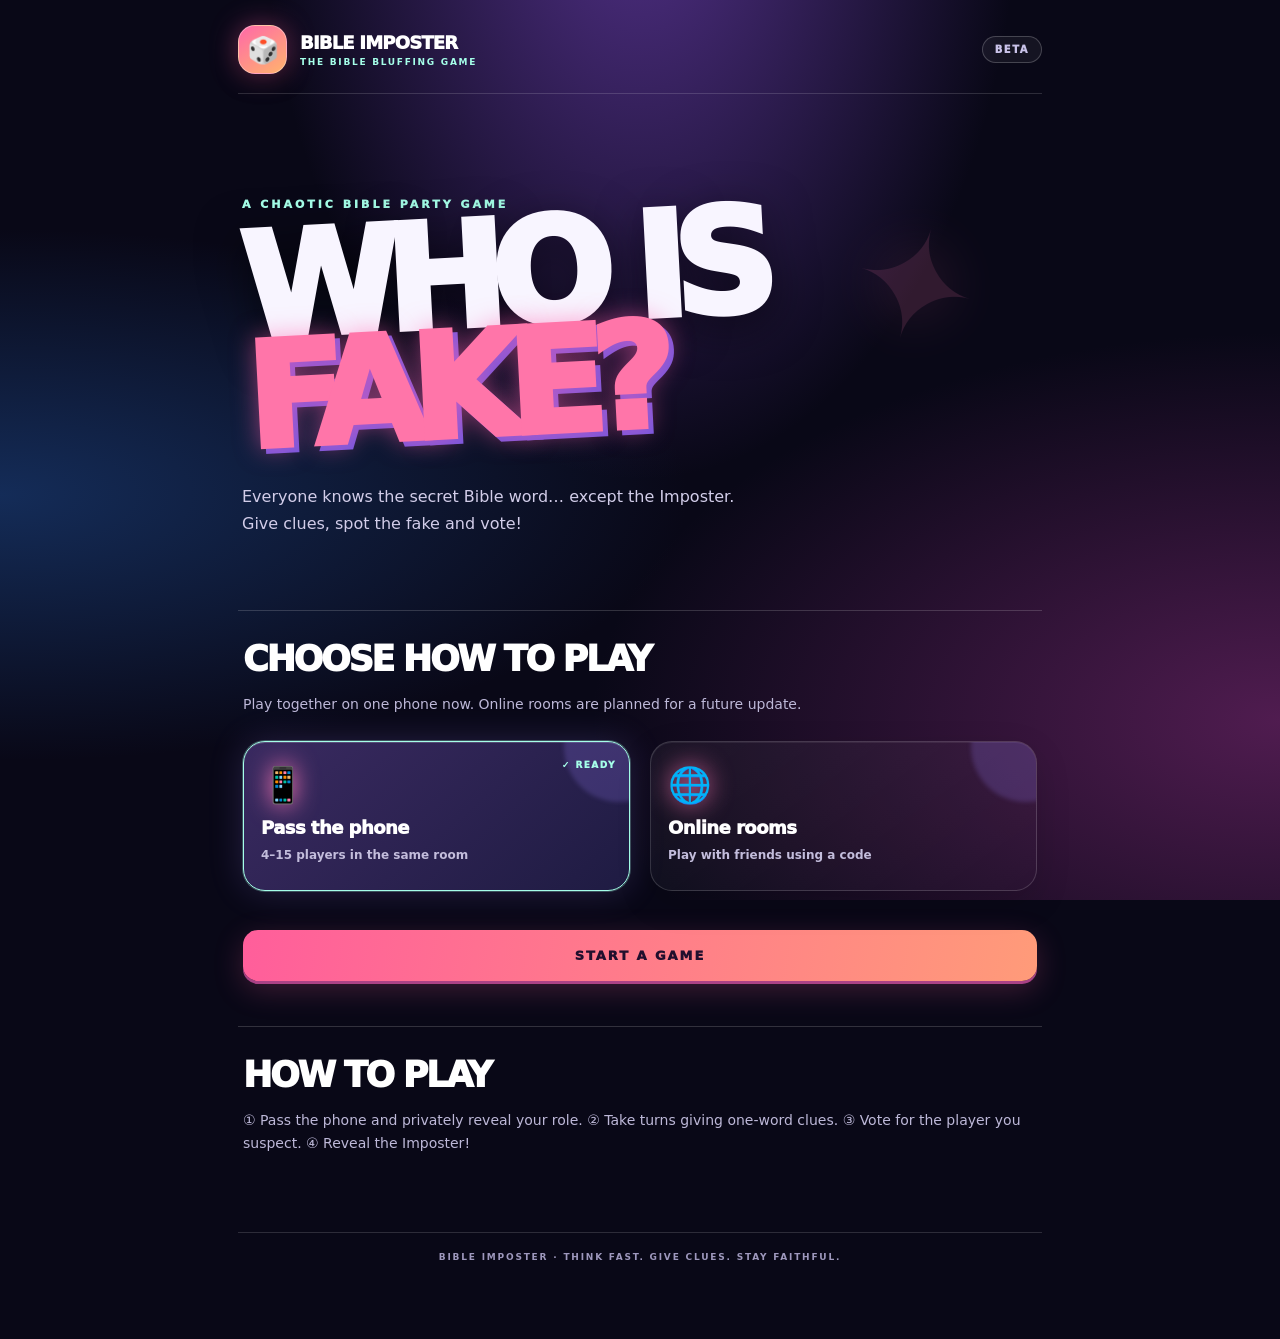
<file: bible-imposter/index.html>
<!doctype html>
<html lang="en">
<head>
<meta charset="utf-8"><meta name="viewport" content="width=device-width,initial-scale=1,viewport-fit=cover">
<meta name="theme-color" content="#090817"><meta name="apple-mobile-web-app-capable" content="yes">
<title>Bible Imposter</title>
<style>
:root{--bg:#f5f0e5;--panel:#fffdf7;--panel2:#e9f5ef;--gold:#ff5b4d;--gold2:#3445d8;--muted:#667078;--line:#252b32}
*{box-sizing:border-box}body{margin:0;background:#f5f0e5 radial-gradient(#c8c0ae 1px,transparent 1px);background-size:auto,18px 18px;color:#20262d;font-family:ui-rounded,"Arial Rounded MT Bold",system-ui,sans-serif;min-height:100vh}
button,input,select{font:inherit}
.panel{transition:transform .18s,box-shadow .18s}.panel:hover{transform:translateY(-2px);box-shadow:7px 8px 0 #20262d}
.mode,.btn{transition:transform .15s,box-shadow .15s}.mode:hover,.btn:hover{transform:translateY(-2px);filter:saturate(1.15)}
.step .bigicon{display:inline-grid;place-items:center;width:86px;height:86px;border-radius:25px;background:#ffe1a6;border:3px solid #20262d;box-shadow:4px 4px 0 #ff5b4d;animation:bob 2s ease-in-out infinite}
@keyframes bob{0%,100%{transform:translateY(0) rotate(-3deg)}50%{transform:translateY(-7px) rotate(3deg)}}
.swipe-zone{position:relative;margin:20px auto 2px;width:min(100%,340px);height:116px;border:3px dashed #4358ff;border-radius:22px;background:linear-gradient(145deg,#e8eaff,#d9f7e8);display:flex;flex-direction:column;align-items:center;justify-content:center;gap:5px;overflow:hidden;touch-action:pan-y;user-select:none;cursor:grab}
.swipe-zone:active{cursor:grabbing}.swipe-arrow{font-size:30px;line-height:1;animation:swipeHint 1.1s ease-in-out infinite}
.swipe-zone strong{font-size:13px;color:#20262d;letter-spacing:.05em}.swipe-zone small{font-size:10px;color:#59636d;font-weight:800}
@keyframes swipeHint{0%,100%{transform:translateY(5px)}50%{transform:translateY(-8px)}}
.swipe-zone.done{border-style:solid;background:#b9f2d2;box-shadow:4px 4px 0 #4358ff}
.secret{animation:pop .35s cubic-bezier(.2,1.6,.4,1)}@keyframes pop{from{transform:scale(.55) rotate(-7deg);opacity:0}to{transform:scale(1);opacity:1}}
.pill{box-shadow:2px 2px 0 #20262d}button{cursor:pointer;border:0}.wrap{max-width:790px;margin:auto;padding:20px 17px 44px}
.top{display:flex;justify-content:space-between;align-items:center;margin-bottom:18px;padding:12px 14px;background:#20262d;color:white;border:3px solid #20262d;border-radius:18px;box-shadow:5px 5px 0 #ff5b4d}
.brand{display:flex;align-items:center;gap:11px;font-weight:1000;letter-spacing:-.04em;font-size:17px}.logo{width:46px;height:46px;border:2px solid white;border-radius:13px;display:grid;place-items:center;background:#b9f2d2;color:#20262d;font-size:25px;box-shadow:3px 3px 0 #ff5b4d}.tag{color:#b9f2d2;font-size:9px;letter-spacing:.13em;font-weight:900}
.hero{text-align:left;padding:23px 7px 25px}.eyebrow{color:#4358ff;font-size:11px;font-weight:1000;letter-spacing:.18em}.hero h1{font-size:clamp(48px,12vw,82px);line-height:.84;margin:13px 0 17px;letter-spacing:-.09em;font-weight:1000;text-transform:uppercase;transform:rotate(-2deg);transform-origin:left}.hero h1 span{color:#ff5b4d!important;text-shadow:3px 3px 0 #20262d}.sub{color:#48525b;max-width:490px;margin:0;line-height:1.55;font-size:15px;font-weight:600}
.panel{background:var(--panel);border:3px solid #20262d;border-radius:21px;padding:20px;box-shadow:6px 6px 0 #20262d;margin:17px 0}.panel h2{font-size:21px;margin:0 0 7px;letter-spacing:-.04em;font-weight:1000}.muted{color:var(--muted);font-size:13px;line-height:1.55;font-weight:600}
.grid{display:grid;grid-template-columns:1fr 1fr;gap:12px;margin-top:17px}.mode{background:#e9f5ef;border:2px solid #20262d;color:#20262d;border-radius:17px;padding:16px;text-align:left;min-height:118px;box-shadow:3px 3px 0 #20262d}.mode strong{display:block;margin:8px 0 4px;font-weight:1000}.mode small{color:#5d6870;line-height:1.4;font-weight:600}.mode .ico{font-size:27px}.mode:active,.btn:active{transform:translate(2px,2px);box-shadow:1px 1px 0 #20262d}.mode.selected{background:#b9f2d2;border:3px solid #4358ff;box-shadow:3px 3px 0 #4358ff}
.btn{background:#ff5b4d;color:white;border:2px solid #20262d;border-radius:13px;padding:14px 18px;font-weight:1000;width:100%;margin-top:12px;box-shadow:4px 4px 0 #20262d;letter-spacing:.02em}.btn.secondary{background:#b9f2d2;color:#20262d;border:2px solid #20262d;box-shadow:4px 4px 0 #20262d}.btn.ghost{background:#4358ff;color:white;border:2px solid #20262d;box-shadow:4px 4px 0 #20262d}
.field{display:block;margin:15px 0 7px;font-size:11px;color:#4358ff;font-weight:1000;letter-spacing:.12em}.input,select{width:100%;border:2px solid #20262d;background:#fff;color:#20262d;border-radius:11px;padding:13px;font-weight:700}
.row{display:flex;gap:10px}.row>*{flex:1}.hidden{display:none!important}.step{text-align:center}.bigicon{font-size:55px;margin:12px}.secret{font-size:clamp(30px,8vw,48px);font-weight:1000;color:#4358ff;margin:18px 0;letter-spacing:-.04em}
.pill{display:inline-block;border:2px solid #20262d;border-radius:8px;padding:6px 10px;color:#20262d;background:#b9f2d2;font-size:10px;font-weight:1000;letter-spacing:.1em}.players{display:grid;gap:9px;margin-top:15px}.player{display:flex;align-items:center;justify-content:space-between;background:#f1eee5;border:2px solid #20262d;padding:12px 14px;border-radius:12px;box-shadow:2px 2px 0 #d5cebd}.player b{font-size:14px}.player small{color:#667078;font-weight:700}
.vote{display:flex;align-items:center;gap:10px;width:100%;background:#e9f5ef;color:#20262d;border:2px solid #20262d;border-radius:12px;padding:13px;margin:8px 0;text-align:left;box-shadow:3px 3px 0 #20262d}.vote .num{background:#4358ff;border-radius:8px;padding:7px 10px;color:white;font-weight:1000}.vote.chosen{border-color:#ff5b4d;background:#ffe2dc;box-shadow:3px 3px 0 #ff5b4d}
.note{border-left:5px solid #4358ff;padding:11px 13px;background:#e9f5ef;border-radius:0 10px 10px 0;color:#3e4850;font-size:12px;line-height:1.5;margin-top:15px;font-weight:650}.footer{text-align:center;color:#6e777c;font-size:10px;font-weight:900;letter-spacing:.12em;margin:27px 0}
.bar{height:9px;background:#e5e0d5;border:1px solid #20262d;border-radius:10px;overflow:hidden;margin:15px 0}.bar span{display:block;height:100%;background:#ff5b4d;width:0;transition:width .3s}.reveal{background:#b9f2d2;border:3px solid #20262d;text-align:center;padding:27px 18px;border-radius:17px;box-shadow:4px 4px 0 #4358ff}.room{font-size:30px;font-weight:950;letter-spacing:.18em;color:#4358ff;margin:14px}#confirmVote:disabled{opacity:.45;cursor:not-allowed;box-shadow:none}
@media(max-width:430px){.wrap{padding:12px 12px 32px}.panel{padding:16px}.grid{gap:9px}.mode{padding:13px;min-height:110px}.row{gap:8px}.top{padding:10px}.hero{padding-top:20px}}

/* Flat arcade art direction: bold typography, open space, graphic stripes */
body{background:#f7f1e4;color:#171b25;background-image:linear-gradient(135deg,rgba(67,88,255,.055) 25%,transparent 25%,transparent 50%,rgba(67,88,255,.055) 50%,rgba(67,88,255,.055) 75%,transparent 75%);background-size:22px 22px}
.wrap{max-width:850px;padding-top:16px}
.top{background:transparent;color:#171b25;border:0;border-bottom:3px solid #171b25;border-radius:0;box-shadow:none;padding:8px 0 14px}
.logo{border:0;border-radius:4px;background:#ff5b4d;box-shadow:4px 4px 0 #171b25;color:white}
.tag{color:#4358ff}
.pill{border:0;border-radius:2px;background:#ffca52;box-shadow:none;padding:7px 10px}
.hero{padding:32px 5px 30px}
.hero h1{font-size:clamp(65px,16vw,120px);letter-spacing:-.105em;line-height:.78;margin:20px 0 23px;transform:rotate(-2deg)}
.hero h1 span{text-shadow:5px 5px 0 #ffca52!important}
.eyebrow{font-size:12px;color:#4358ff}
.sub{font-size:16px;max-width:540px}
.panel{background:transparent;border:0;border-radius:0;padding:20px 4px;box-shadow:none;margin:10px 0;border-top:3px solid #171b25}
.panel:hover{transform:none;box-shadow:none}
.panel h2{font-size:clamp(24px,6vw,32px);text-transform:uppercase;letter-spacing:-.06em}
.grid{gap:0;border-top:2px solid #171b25;border-bottom:2px solid #171b25}
.mode{border:0;border-radius:0;box-shadow:none;background:#e4eddf;min-height:132px;padding:18px}
.mode+ .mode{border-left:2px solid #171b25;background:#e4e7ff}
.mode.selected{border:0;outline:4px solid #ff5b4d;outline-offset:-4px;background:#ffca52;box-shadow:none}
.mode:active,.btn:active{transform:scale(.985);box-shadow:none}
.btn{border:0;border-radius:3px;box-shadow:5px 5px 0 #171b25;padding:17px 18px;background:#ff5b4d;text-transform:uppercase;font-size:14px;letter-spacing:.07em}
.btn.secondary{background:#b9f2d2;box-shadow:5px 5px 0 #171b25}
.btn.ghost{background:#4358ff;box-shadow:5px 5px 0 #171b25}
.input,select{border:0;border-bottom:3px solid #171b25;border-radius:0;background:#fffdf7;padding:15px}
.field{color:#4358ff}
.step{padding:24px 3px}
.step .bigicon{width:auto;height:auto;background:transparent;border:0;box-shadow:none;border-radius:0;font-size:52px}
.bar{height:7px;border:0;border-radius:0;background:#ddd7c9}
.bar span{background:#4358ff}
.swipe-zone{width:100%;max-width:440px;height:190px;margin:25px auto 10px;border:0;border-radius:0;background:#4358ff;color:white;box-shadow:8px 8px 0 #ff5b4d;touch-action:none;user-select:none;-webkit-user-select:none;-webkit-touch-callout:none;cursor:grab;position:relative}
.swipe-zone:before{content:"";position:absolute;inset:10px;border:2px dashed rgba(255,255,255,.5);pointer-events:none}
.swipe-zone strong{font-size:19px;color:white;letter-spacing:.11em}
.swipe-zone small{font-size:12px;color:#e4e7ff}
.swipe-arrow{font-size:48px;color:#ffca52;animation:swipeHint .8s ease-in-out infinite}
@keyframes swipeHint{0%,100%{transform:translateY(10px)}50%{transform:translateY(-10px)}}
.secret{font-size:clamp(38px,10vw,66px);color:#4358ff;text-transform:uppercase;letter-spacing:-.07em;margin:25px 0}
#roleCard{padding:20px 0}
#roleText{font-size:16px;max-width:450px;margin:0 auto 20px}
.players{gap:0;border-top:2px solid #171b25}
.player{background:transparent;border:0;border-bottom:1px solid #c8c1b3;border-radius:0;box-shadow:none;padding:15px 4px}
.vote{background:transparent;border:0;border-bottom:2px solid #171b25;border-radius:0;box-shadow:none;padding:17px 8px;margin:0;font-size:16px}
.vote .num{background:#ffca52;color:#171b25;border-radius:0}
.vote.chosen{background:#ffe1dc;border-color:#ff5b4d;box-shadow:none}
.note{border-left:4px solid #ff5b4d;border-radius:0;background:#e7eaff;padding:13px;color:#252b32}
.reveal{background:#ffca52;border:0;border-radius:0;box-shadow:8px 8px 0 #4358ff;padding:35px 18px}
.footer{border-top:2px solid #171b25;padding-top:17px}
@media(max-width:430px){.wrap{padding:10px 17px 30px}.panel{padding:17px 2px}.mode{padding:13px;min-height:126px}.top{padding-bottom:12px}.hero{padding-top:28px}.swipe-zone{height:205px}}


/* Neon festival / liquid poster redesign — no card or square UI */
:root{--bg:#111027;--panel:transparent;--panel2:#211d49;--gold:#ff5b78;--gold2:#9b8cff;--muted:#c1bddb;--line:#ffffff}
html{background:#111027}
body{color:#fff;background:radial-gradient(ellipse at 12% 8%,#38205d 0,transparent 36%),radial-gradient(ellipse at 90% 28%,#142d62 0,transparent 34%),radial-gradient(ellipse at 55% 95%,#45203d 0,transparent 40%),#111027;background-attachment:fixed;font-family:ui-rounded,system-ui,sans-serif}
.wrap{max-width:850px;padding:18px 22px 48px}
.top{background:transparent;border:0;border-bottom:1px solid #ffffff30;border-radius:0;box-shadow:none;padding:10px 0 18px;color:white}
.logo{background:linear-gradient(145deg,#ff668b,#ffb45f);border:0;border-radius:50%;box-shadow:0 0 28px #ff668b66;color:#171027}
.tag{color:#9ef5e0}
.pill{border:1px solid #ffffff44;background:#ffffff12;color:#fff;border-radius:999px;box-shadow:none;padding:7px 12px}
.hero{padding:52px 4px 50px;position:relative}
.eyebrow{color:#9ef5e0;font-size:12px;letter-spacing:.24em}
.hero h1{font-size:clamp(70px,17vw,142px);line-height:.77;letter-spacing:-.11em;margin:25px 0 28px;transform:rotate(-3deg);text-shadow:0 10px 50px #0008}
.hero h1 span{color:#ff6d91!important;text-shadow:5px 5px 0 #9b8cff!important}
.sub{color:#d3cee9;font-size:17px;max-width:520px}
.panel{background:transparent;border:0;border-radius:0;padding:28px 3px;box-shadow:none;margin:15px 0;border-top:1px solid #ffffff30}
.panel:hover{transform:none;box-shadow:none}
.panel h2{font-size:clamp(25px,6vw,36px);letter-spacing:-.06em;text-transform:uppercase;color:#fff}
.muted{color:#c1bddb;font-size:14px}
.grid{gap:25px;margin:28px 0 24px;border:0}
.mode{background:transparent;color:white;border:0;border-radius:0;box-shadow:none;min-height:0;padding:14px 5px 18px;text-align:left;position:relative;border-bottom:1px solid #ffffff35}
.mode+ .mode{border:0;border-bottom:1px solid #ffffff35;background:transparent}
.mode .ico{font-size:36px;filter:drop-shadow(0 0 12px #ff6d91)}
.mode strong{font-size:20px;margin:9px 0 5px}
.mode small{color:#c1bddb;font-size:13px}
.mode.selected{background:transparent;border:0;border-bottom:3px solid #9ef5e0;outline:0;box-shadow:none}
.mode.selected:after{content:"✓ SELECTED";position:absolute;right:4px;top:18px;color:#9ef5e0;font-size:10px;font-weight:1000;letter-spacing:.12em}
.mode:active,.btn:active{transform:scale(.98);box-shadow:none}
.btn{border:0;border-radius:999px;background:linear-gradient(100deg,#ff5d83,#ff9c68);color:#1b1431;box-shadow:0 8px 30px #ff5d8350;padding:18px 22px;font-size:14px;font-weight:1000;letter-spacing:.1em}
.btn.secondary{background:linear-gradient(100deg,#9ef5e0,#8cc7ff);color:#15152c;box-shadow:0 8px 28px #8cc7ff35}
.btn.ghost{background:linear-gradient(100deg,#8274ff,#b58bff);color:white;box-shadow:0 8px 28px #8274ff45}
.input,select{background:#ffffff12;color:#fff;border:0;border-bottom:2px solid #9b8cff;border-radius:0;padding:15px}
select option{background:#211d49;color:white}
.field{color:#9ef5e0}
.row{gap:20px}
.step{text-align:center;padding:30px 2px}
.step .bigicon{width:auto;height:auto;background:transparent;border:0;box-shadow:none;border-radius:0;font-size:60px;filter:drop-shadow(0 0 20px #ffbd70)}
.bar{height:5px;border:0;border-radius:99px;background:#ffffff20}
.bar span{background:linear-gradient(90deg,#9ef5e0,#ff6d91);border-radius:99px}
.swipe-zone{width:100%;max-width:440px;height:205px;margin:30px auto 12px;border:0;border-radius:42% 58% 55% 45% / 48% 42% 58% 52%;background:radial-gradient(circle at 35% 25%,#a89bff,#6556e8 50%,#382b9c 100%);color:white;box-shadow:0 0 55px #8274ff70;touch-action:none;user-select:none;-webkit-user-select:none;-webkit-touch-callout:none;cursor:grab;position:relative;overflow:hidden}
.swipe-zone:before{content:"";position:absolute;inset:10px;border:1px solid #ffffff66;border-radius:inherit;pointer-events:none}
.swipe-zone:after{content:"";position:absolute;width:150px;height:150px;right:-45px;top:-65px;background:#ff80a455;border-radius:50%;filter:blur(2px);pointer-events:none}
.swipe-zone strong{font-size:18px;color:white;letter-spacing:.13em}
.swipe-zone small{font-size:12px;color:#e5e1ff}
.swipe-arrow{font-size:48px;color:#a4ffe8;animation:swipeHint .8s ease-in-out infinite;filter:drop-shadow(0 0 14px #a4ffe8)}
@keyframes swipeHint{0%,100%{transform:translateY(12px)}50%{transform:translateY(-12px)}}
.secret{font-size:clamp(42px,11vw,76px);color:#a4ffe8;text-transform:uppercase;letter-spacing:-.08em;text-shadow:0 0 35px #9ef5e077;margin:26px 0}
#roleCard{padding:24px 0}
#roleText{font-size:16px;max-width:460px;margin:0 auto 20px;color:#d3cee9}
.players{gap:0;border-top:1px solid #ffffff30}
.player{background:transparent;border:0;border-bottom:1px solid #ffffff25;border-radius:0;box-shadow:none;padding:17px 4px;color:white}
.player small{color:#bcb6d9}
.vote{background:transparent;color:white;border:0;border-bottom:1px solid #ffffff30;border-radius:0;box-shadow:none;padding:19px 6px;margin:0;font-size:17px}
.vote .num{background:linear-gradient(145deg,#ff6d91,#ffad70);color:#21152f;border-radius:50%;min-width:36px;text-align:center}
.vote.chosen{background:#9b8cff22;border-color:#9ef5e0;box-shadow:none}
.note{border:0;border-left:3px solid #9ef5e0;border-radius:0;background:#ffffff0c;padding:14px;color:#d4d0e8}
.reveal{background:radial-gradient(circle at 50% 0,#4d3c8c,#241d50 72%);border:1px solid #ffffff35;border-radius:42% 58% 48% 52% / 10% 12% 8% 10%;box-shadow:0 15px 50px #0005;padding:40px 20px}
.reveal .eyebrow{color:#9ef5e0}
.reveal .secret{color:#ffbd70}
.footer{border-top:1px solid #ffffff30;padding-top:18px;color:#a9a3c8}
#confirmVote:disabled{opacity:.4;box-shadow:none}
@media(max-width:430px){.wrap{padding:10px 18px 34px}.hero{padding:40px 2px}.panel{padding:23px 1px}.grid{gap:17px}.mode{padding:12px 3px}.swipe-zone{height:205px}.row{gap:10px}}


/* ULTIMATE NEON ARENA REDESIGN */
:root{color-scheme:dark;--bg:#090817;--panel:transparent;--panel2:#17152f;--gold:#ff4f9a;--gold2:#9c8cff;--muted:#b9b5d5;--line:#ffffff}
*{-webkit-tap-highlight-color:transparent}
html{min-height:100%;background:#090817}
body{min-height:100vh;overflow-x:hidden;color:#f8f5ff;background:
radial-gradient(ellipse at 50% -15%,#53318a 0,transparent 42%),
radial-gradient(ellipse at 0% 55%,#142c58 0,transparent 38%),
radial-gradient(ellipse at 100% 80%,#501c50 0,transparent 38%),#090817;
background-attachment:fixed;font-family:ui-rounded,system-ui,-apple-system,sans-serif}
body:before{content:"";position:fixed;inset:0;pointer-events:none;z-index:-1;opacity:.3;background-image:radial-gradient(#fff 1px,transparent 1px),radial-gradient(#a99cff 1px,transparent 1px);background-size:83px 83px,137px 137px;background-position:0 0,31px 47px}
.wrap{width:min(100%,900px);padding:16px 23px 50px}
.top{position:relative;display:flex;align-items:center;border:0;border-bottom:1px solid #ffffff25;border-radius:0;background:transparent;box-shadow:none;padding:9px 0 19px;color:#fff}
.brand{font-size:18px;letter-spacing:-.045em;gap:13px}
.logo{width:49px;height:49px;border:1px solid #ffffff55;border-radius:17px;background:linear-gradient(145deg,#ff68a8,#ffb46d);box-shadow:0 0 28px #ff5eaa65,0 7px 22px #0006;color:#170d2d;font-size:26px}
.tag{color:#a5ffe9;font-size:9px;letter-spacing:.19em;margin-top:4px}
.pill{background:#ffffff0d;border:1px solid #ffffff35;color:#c9c2e9;border-radius:99px;box-shadow:none;letter-spacing:.15em}
.hero{position:relative;text-align:left;padding:clamp(48px,10vw,86px) 4px 56px}
.hero:after{content:"✦";position:absolute;right:8%;top:18%;font-size:clamp(70px,18vw,150px);color:#ff77ae;opacity:.16;text-shadow:0 0 55px #ff77ae;transform:rotate(16deg);pointer-events:none}
.eyebrow{color:#a5ffe9;font-size:11px;letter-spacing:.27em;font-weight:950}
.hero h1{position:relative;z-index:1;font-size:clamp(72px,17vw,145px);line-height:.76;letter-spacing:-.105em;margin:24px 0 29px;transform:rotate(-3deg);text-shadow:0 12px 45px #0008}
.hero h1 span{color:#ff75a9!important;text-shadow:0 0 24px #ff5eaa88,5px 5px 0 #7458df!important}
.sub{color:#d2cde9;font-size:16px;line-height:1.65;max-width:510px;font-weight:500}
.panel{position:relative;margin:17px 0;padding:28px 5px;background:transparent;border:0;border-top:1px solid #ffffff2a;border-radius:0;box-shadow:none}
.panel:hover{transform:none;box-shadow:none}
.panel h2{font-size:clamp(25px,6vw,35px);letter-spacing:-.065em;text-transform:uppercase;color:#fff}
.muted{color:#bdb8d8;font-size:14px;line-height:1.65;font-weight:500}
.grid{display:grid;grid-template-columns:1fr 1fr;gap:20px;margin:25px 0;border:0}
.mode,.mode+.mode{position:relative;min-height:150px;padding:20px 17px 22px;background:linear-gradient(145deg,#ffffff0c,#ffffff03);border:1px solid #ffffff28;border-radius:22px;color:#fff;box-shadow:inset 0 1px #ffffff12,0 12px 35px #0002;overflow:hidden}
.mode:before{content:"";position:absolute;width:110px;height:110px;right:-45px;top:-50px;border-radius:50%;background:#9d83ff33;filter:blur(2px)}
.mode .ico{font-size:35px;filter:drop-shadow(0 0 12px #ff78b5)}
.mode strong{font-size:18px;letter-spacing:-.03em;margin:11px 0 6px}
.mode small{color:#c3bddc;font-size:12px;line-height:1.55}
.mode.selected{background:linear-gradient(140deg,#523b85aa,#24204dcc);border:1px solid #a5ffe9;box-shadow:0 0 0 1px #a5ffe944,0 0 35px #9d83ff32,inset 0 1px #ffffff30}
.mode.selected:after{content:"✓ READY";position:absolute;right:13px;bottom:12px;color:#a5ffe9;font-size:9px;font-weight:1000;letter-spacing:.16em}
.mode:active,.btn:active{transform:scale(.975);filter:brightness(1.15)}
.btn{width:100%;margin-top:14px;padding:18px 22px;border:0;border-radius:15px;background:linear-gradient(100deg,#ff5e9b,#ff9b79);color:#210f2d;box-shadow:0 9px 30px #ff5e9b38,0 3px 0 #9e3e83;font-size:13px;font-weight:1000;letter-spacing:.15em;transition:transform .16s,filter .16s,box-shadow .16s}
.btn.secondary{background:linear-gradient(100deg,#9effe5,#82cfff);color:#11172b;box-shadow:0 9px 28px #82dfff28,0 3px 0 #438bba}
.btn.ghost{background:linear-gradient(100deg,#7767ed,#ae82ff);color:white;box-shadow:0 9px 28px #8872ff35,0 3px 0 #5144a7}
.field{color:#a5ffe9;font-size:10px;letter-spacing:.19em}
.input,select{width:100%;padding:16px 13px;color:#fff;background:#ffffff0d;border:0;border-bottom:1px solid #a58bff;border-radius:10px 10px 2px 2px;outline:none}
.input:focus,select:focus{border-bottom:2px solid #a5ffe9;background:#ffffff14}
select option{background:#19152f;color:#fff}
.row{gap:13px}
.step{padding:34px 3px;text-align:center}
.step .bigicon{width:auto;height:auto;background:none;border:0;box-shadow:none;border-radius:0;font-size:64px;filter:drop-shadow(0 0 20px #ffb36d88);animation:floatIcon 3s ease-in-out infinite}
@keyframes floatIcon{0%,100%{transform:translateY(0) rotate(-4deg)}50%{transform:translateY(-9px) rotate(4deg)}}
.bar{height:5px;background:#ffffff18;border:0;border-radius:99px;overflow:hidden}
.bar span{background:linear-gradient(90deg,#a5ffe9,#9b8cff,#ff6eaa);border-radius:99px;box-shadow:0 0 15px #a5ffe9}
#currentName{color:#a5ffe9!important;text-shadow:0 0 22px #a5ffe955}
.swipe-zone{width:min(100%,450px);height:220px;margin:32px auto 15px;border:1px solid #ffffff65;border-radius:44% 56% 55% 45% / 48% 43% 57% 52%;background:radial-gradient(circle at 32% 24%,#c0aaff,#7864ed 48%,#382a91 100%);box-shadow:0 0 25px #8b77ff66,0 0 75px #7256db38,inset 0 0 35px #ffffff25;touch-action:none;user-select:none;-webkit-user-select:none;-webkit-touch-callout:none;overflow:hidden}
.swipe-zone:before{inset:12px;border:1px solid #ffffff80;border-radius:inherit}
.swipe-zone:after{width:170px;height:170px;right:-50px;top:-80px;background:#ff8eb955;filter:blur(12px)}
.swipe-zone strong{font-size:17px;color:#fff;letter-spacing:.15em;text-shadow:0 2px 12px #20134d}
.swipe-zone small{font-size:11px;color:#eee9ff}
.swipe-arrow{font-size:49px;color:#a5ffe9;filter:drop-shadow(0 0 16px #a5ffe9);animation:swipeHint .8s ease-in-out infinite}
.swipe-zone.done{box-shadow:0 0 50px #a5ffe966}
.secret{font-size:clamp(42px,11vw,76px);color:#a5ffe9;text-shadow:0 0 32px #a5ffe966;text-transform:uppercase;letter-spacing:-.075em}
#roleCard{padding:26px 0}
#roleText{font-size:15px;line-height:1.7;color:#d4cfea}
.players{border-top:1px solid #ffffff25;gap:0}
.player{display:flex;align-items:center;justify-content:space-between;padding:17px 5px;background:transparent;border:0;border-bottom:1px solid #ffffff20;border-radius:0;box-shadow:none;color:#fff}
.player b{font-size:15px}.player small{color:#aaa4c9}
.vote{display:flex;align-items:center;gap:13px;width:100%;margin:0;padding:17px 7px;background:transparent;color:#fff;border:0;border-bottom:1px solid #ffffff25;border-radius:0;box-shadow:none;text-align:left}
.vote .num{display:grid;place-items:center;min-width:37px;height:37px;border-radius:50%;background:linear-gradient(145deg,#ff75a9,#ffb477);color:#21122f;font-weight:1000}
.vote.chosen{background:linear-gradient(90deg,#9b8cff25,transparent);border-bottom:2px solid #a5ffe9}
.note{margin-top:19px;padding:14px 16px;border:1px solid #a5ffe944;border-left:3px solid #a5ffe9;border-radius:0 13px 13px 0;background:#a5ffe90b;color:#d8d3ed;font-size:12px;line-height:1.65}
.reveal{position:relative;overflow:hidden;padding:45px 18px;background:radial-gradient(ellipse at 50% 0,#5b438f,#211b48 72%);border:1px solid #ffffff40;border-radius:32px 32px 65px 32px;box-shadow:0 18px 55px #0005,0 0 45px #8b77ff22}
.reveal:after{content:"✦";position:absolute;right:20px;top:12px;color:#a5ffe9;font-size:48px;opacity:.35}
.reveal .secret{color:#ffbd78}
.footer{margin-top:35px;padding-top:19px;border-top:1px solid #ffffff25;color:#9e98bd;font-size:9px;letter-spacing:.2em}
#confirmVote:disabled{opacity:.35;box-shadow:none}
.hidden{display:none!important}
@media(max-width:520px){
 .wrap{padding:10px 18px 35px}
 .hero{padding:45px 2px 43px}
 .hero h1{font-size:clamp(69px,18vw,105px)}
 .grid{gap:12px}
 .mode,.mode+.mode{min-height:142px;padding:15px 12px}
 .mode strong{font-size:16px}
 .mode small{font-size:11px}
 .panel{padding:24px 2px}
 .swipe-zone{height:210px}
 .row{gap:9px}
 .btn{padding:17px 12px;font-size:12px}
}
@media(prefers-reduced-motion:reduce){*,*:before,*:after{animation:none!important;transition:none!important;scroll-behavior:auto!important}}


/* SECRET REVEAL — swipe-charged portal */
.swipe-zone{
 height:250px;max-width:470px;margin:34px auto 18px;
 border:1px solid #d9d0ff99;border-radius:48% 52% 50% 50% / 43% 46% 54% 57%;
 background:
  radial-gradient(ellipse at 50% 115%,#a5ffe9aa 0,transparent 43%),
  radial-gradient(circle at 50% 38%,#b9aaff 0,#7862f1 39%,#3b287f 78%);
 box-shadow:0 0 0 8px #9b8cff0c,0 0 38px #927aff80,0 0 100px #7757f944,inset 0 0 45px #ffffff2b;
 display:flex;flex-direction:column;align-items:center;justify-content:center;gap:9px;
 transform:translateY(calc(var(--pull,0)*-1px)) scale(calc(1 + var(--pull,0)*.0007));
 transition:box-shadow .2s,border-color .2s,filter .2s;
}
.swipe-zone:before{inset:13px;border:1px solid #ffffff90;border-radius:inherit;box-shadow:inset 0 0 24px #ffffff18}
.swipe-zone:after{width:210px;height:210px;right:-65px;top:-105px;background:#ff80c966;filter:blur(18px)}
.swipe-zone .swipe-orbit{position:absolute;width:150px;height:150px;border:1px solid #ffffff55;border-radius:50%;box-shadow:0 0 28px #a5ffe966;animation:orbitSpin 9s linear infinite;pointer-events:none}
.swipe-zone .swipe-orbit:before,.swipe-zone .swipe-orbit:after{content:"✦";position:absolute;color:#bafff0;font-size:17px;text-shadow:0 0 14px #a5ffe9}
.swipe-zone .swipe-orbit:before{top:5px;left:24px}.swipe-zone .swipe-orbit:after{bottom:8px;right:18px}
@keyframes orbitSpin{to{transform:rotate(360deg)}}
.swipe-zone .swipe-arrow{position:relative;z-index:1;font-size:58px;line-height:1;animation:portalArrow 1s ease-in-out infinite;filter:drop-shadow(0 0 18px #a5ffe9)}
@keyframes portalArrow{0%,100%{transform:translateY(9px) scale(.96)}50%{transform:translateY(-9px) scale(1.08)}}
.swipe-zone strong{position:relative;z-index:1;font-size:17px;letter-spacing:.17em;text-shadow:0 2px 16px #21134f}
.swipe-zone small{position:relative;z-index:1;font-size:11px;letter-spacing:.1em;text-transform:uppercase;color:#f0edff}
.swipe-zone .swipe-track{position:absolute;bottom:27px;width:78px;height:4px;border-radius:9px;background:#ffffff4c;overflow:hidden}
.swipe-zone .swipe-track i{display:block;height:100%;width:0;background:#a5ffe9;box-shadow:0 0 12px #a5ffe9}
.swipe-zone.dragging{filter:brightness(1.2);border-color:#a5ffe9;box-shadow:0 0 0 8px #a5ffe91c,0 0 60px #a5ffe9a0,0 0 125px #ff6eaa66,inset 0 0 60px #ffffff45}
.swipe-zone.done{border:1px solid #a5ffe9;filter:brightness(1.3);box-shadow:0 0 75px #a5ffe9}
@media(max-width:520px){.swipe-zone{height:235px;margin:29px auto 14px}}


/* Finger-locked portal: follows upward AND downward movement */
.swipe-zone{
 --drag-y:0px;
 transform:translate3d(0,var(--drag-y),0);
 transition:transform .12s ease-out,box-shadow .2s,border-color .2s,filter .2s;
 will-change:transform;
 touch-action:none;
}
.swipe-zone.dragging{transition:none}
.swipe-zone.dragging .swipe-arrow{animation:none}
.swipe-zone.returning{transition:transform .28s cubic-bezier(.2,.85,.25,1),box-shadow .2s}


/* Keep the portal and its instruction still; only the glowing swipe glyph travels. */
.swipe-zone{transform:none!important;will-change:auto!important;transition:box-shadow .2s,border-color .2s,filter .2s!important}
.swipe-zone.dragging{transform:none!important}
.swipe-zone .swipe-arrow{
 position:absolute;top:50%;left:50%;margin:0;
 width:86px;height:86px;display:grid;place-items:center;
 border-radius:28px;border:1px solid #d9fff5aa;
 background:radial-gradient(circle at 35% 25%,#fff 0,#bafff0 12%,#8b79ff 48%,#39227e 100%);
 box-shadow:0 0 0 8px #a5ffe91c,0 0 28px #a5ffe9,0 0 60px #9c70ff;
 transform:translate(-50%,-50%);animation:portalGlyph 1.35s ease-in-out infinite;
}
.swipe-zone .swipe-arrow .arrow-core{font-size:53px;font-weight:900;line-height:1;color:#fff;text-shadow:0 0 14px #a5ffe9}
.swipe-zone .swipe-arrow i{position:absolute;right:-10px;top:-10px;font-size:23px;color:#fff4a8;font-style:normal;text-shadow:0 0 14px #fff4a8}
@keyframes portalGlyph{0%,100%{filter:brightness(1);box-shadow:0 0 0 8px #a5ffe91c,0 0 28px #a5ffe9,0 0 60px #9c70ff}50%{filter:brightness(1.35);box-shadow:0 0 0 14px #a5ffe910,0 0 42px #a5ffe9,0 0 85px #9c70ff}}
.swipe-zone.dragging .swipe-arrow{animation:none}

</style>
</head>
<body><main class="wrap">
<header class="top"><div class="brand"><div class="logo">🎲</div><div>BIBLE IMPOSTER<div class="tag">THE BIBLE BLUFFING GAME</div></div></div><span class="pill">BETA</span></header>
<section id="home">
<div class="hero"><div class="eyebrow">A CHAOTIC BIBLE PARTY GAME</div><h1>WHO IS<br><span>FAKE?</span></h1><p class="sub">Everyone knows the secret Bible word… except the Imposter. Give clues, spot the fake and vote!</p></div>
<div class="panel"><h2>Choose how to play</h2><p class="muted">Play together on one phone now. Online rooms are planned for a future update.</p><div class="grid">
<button class="mode selected" id="localMode"><div class="ico">📱</div><strong>Pass the phone</strong><small>4–15 players in the same room</small></button>
<button class="mode" id="onlineMode"><div class="ico">🌐</div><strong>Online rooms</strong><small>Play with friends using a code</small></button>
</div><div id="onlineInfo" class="note hidden">Online multiplayer needs a shared game server so friends on different phones can stay in sync. This version includes the complete pass-the-phone game.</div>
<button class="btn" id="startSetup">START A GAME</button></div>
<div class="panel"><h2>How to play</h2><p class="muted">① Pass the phone and privately reveal your role. ② Take turns giving one-word clues. ③ Vote for the player you suspect. ④ Reveal the Imposter!</p></div>
</section>
<section id="setup" class="hidden"><div class="panel"><span class="pill">GAME SETUP</span><h2 style="margin-top:13px">Who's playing?</h2><p class="muted">Add 4 to 15 players. Keep the phone with the host.</p><label class="field">PLAYER NAMES</label><div id="nameFields"></div><div class="row"><button class="btn secondary" id="addPlayer">＋ Add player</button><button class="btn secondary" id="removePlayer">− Remove</button></div><label class="field">BIBLE WORD CATEGORY</label><select id="category"><option value="all">Mixed Bible words</option><option value="people">Bible people</option><option value="places">Bible places</option><option value="objects">Bible objects</option><option value="events">Bible events</option></select><label class="field">NUMBER OF IMPOSTERS</label><select id="imposterCount"><option value="1">1 Imposter</option><option value="2">2 Imposters</option></select><button class="btn" id="deal">DEAL SECRET ROLES</button><button class="btn ghost" id="backHome">BACK</button></div></section>
<section id="reveal" class="hidden"><div class="panel step"><span class="pill">SECRET ROLE</span><div class="bar"><span id="progress"></span></div><h2 id="passTitle">Pass the phone to…</h2><div class="bigicon">🤫</div><p class="muted">Make sure nobody else is looking. Only the named player should reveal their role.</p><h2 id="currentName" style="color:var(--gold2);font-size:25px"></h2><div id="swipeReveal" class="swipe-zone" role="button" tabindex="0" aria-label="Slide up to reveal your secret role"><div class="swipe-arrow">⬆️</div><strong>SLIDE UP TO REVEAL</strong><small>Keep your role secret!</small></div><div id="roleCard" class="hidden"><div class="secret" id="secretWord"></div><p id="roleText" class="muted"></p><button class="btn" id="nextPlayer">HIDE & PASS PHONE</button></div></div></section>
<section id="round" class="hidden"><div class="panel"><span class="pill">CLUE ROUND</span><h2 style="margin-top:13px">Give your clues</h2><p class="muted">Take turns saying one clue about the secret word. Don't say the word itself. The Imposter must bluff!</p><div id="roundPlayers" class="players"></div><div class="note">Tip: Keep clues short. If a clue is too obvious, the Imposter might figure out the word.</div><button class="btn" id="toVote">EVERYONE HAS GIVEN A CLUE</button></div></section>
<section id="voting" class="hidden"><div class="panel"><span class="pill">TIME TO VOTE</span><h2 style="margin-top:13px">Who is the Imposter?</h2><p class="muted">Discuss your suspicions, then the host selects the player with the most votes. This shared-phone version uses one host vote to record the group's decision.</p><div id="voteOptions"></div><button class="btn" id="confirmVote" disabled>CONFIRM VOTE</button></div></section>
<section id="result" class="hidden"><div class="panel"><div class="reveal"><div class="eyebrow">THE REVEAL</div><div class="bigicon" id="resultIcon">🎭</div><h2 id="resultTitle">The Imposter was…</h2><div class="secret" id="resultName"></div><p class="muted" id="resultWord"></p></div><div id="allRoles" class="players"></div><button class="btn" id="playAgain">PLAY AGAIN</button><button class="btn secondary" id="homeAgain">BACK TO HOME</button></div></section>
<div class="footer">BIBLE IMPOSTER · THINK FAST. GIVE CLUES. STAY FAITHFUL.</div>
</main>
<script>
const $=id=>document.getElementById(id);
const words={
people:["Moses","Noah","David","Goliath","Esther","Ruth","Daniel","Jonah","Peter","Paul","Mary Magdalene","Abraham","Joseph","Solomon","Samson","Martha","Lazarus","John the Baptist","Deborah","Elijah"],
places:["Bethlehem","Jerusalem","Egypt","Nazareth","Jericho","Garden of Eden","Mount Sinai","River Jordan","Babylon","Nineveh","Galilee","Red Sea","Mount of Olives","Capernaum"],
objects:["Ark","Sling","Crown","Stone tablets","Manna","Staff","Cross"," manger","Scroll","Trumpet","Fish","Loaves","Oil lamp","Sling","Altar","Robe"],
events:["Creation","The flood","The Exodus","Parting of the Red Sea","Ten Plagues","David and Goliath","The Last Supper","The resurrection","Pentecost","Jesus walks on water","The Good Samaritan","The feeding of the five thousand"]
};
let names=["Player 1","Player 2","Player 3","Player 4"],players=[],word="",imposters=[],index=0,selected=-1,category="all",swipeStartY=null,roleRevealed=false;
function show(id){["home","setup","reveal","round","voting","result"].forEach(x=>$(x).classList.toggle("hidden",x!==id));}
function renderNames(){ $("nameFields").innerHTML=names.map((n,i)=>'<input class="input" style="margin:5px 0" maxlength="18" aria-label="Player '+(i+1)+' name" placeholder="Player '+(i+1)+'" value="'+n.replace(/&/g,"&amp;").replace(/"/g,"&quot;")+'" data-player="'+i+'">').join("");}
$("nameFields").addEventListener("input",e=>{if(e.target.dataset.player!==undefined)names[+e.target.dataset.player]=e.target.value;});
$("localMode").onclick=()=>{$("localMode").classList.add("selected");$("onlineMode").classList.remove("selected");$("onlineInfo").classList.add("hidden");};
$("onlineMode").onclick=()=>{$("onlineMode").classList.add("selected");$("localMode").classList.remove("selected");$("onlineInfo").classList.remove("hidden");};
$("startSetup").onclick=()=>{show("setup");renderNames();};
$("backHome").onclick=()=>show("home");
$("addPlayer").onclick=()=>{if(names.length>=15)return;names.push("Player "+(names.length+1));renderNames();};
$("removePlayer").onclick=()=>{if(names.length<=4)return;names.pop();renderNames();};
$("deal").onclick=()=>{
 names=names.map((n,i)=>n.trim()||"Player "+(i+1));if(names.length<4||names.length>15)return;
 category=$("category").value;let pool=category==="all"?Object.values(words).flat():words[category];
 word=pool[Math.floor(Math.random()*pool.length)].trim();players=names.map(name=>({name,imposter:false}));
 let count=+$("imposterCount").value;if(count>=players.length)count=1;
 let shuffled=[...players.keys()].sort(()=>Math.random()-.5);imposters=shuffled.slice(0,count);
 imposters.forEach(i=>players[i].imposter=true);index=0;showReveal();
};
function showReveal(){$("roleCard").classList.add("hidden");$("swipeReveal").classList.remove("hidden","done");$("swipeReveal").innerHTML='<div class="swipe-orbit"></div><div class="swipe-arrow"><span class="arrow-core">↑</span><i>✦</i></div><strong>UNLOCK YOUR ROLE</strong><small>Swipe up through the portal</small><div class="swipe-track"><i></i></div>';$("currentName").textContent=players[index].name;$("passTitle").textContent="Pass the phone to…";$("progress").style.width=(index/players.length*100)+"%";roleRevealed=false;show("reveal");}
function revealRole(){if(roleRevealed)return;roleRevealed=true;let p=players[index];$("secretWord").textContent=p.imposter?"🎭 IMPOSTER":"✦ "+word;$("roleText").textContent=p.imposter?"You don't know the secret word! Listen carefully, bluff and blend in.":"You know the secret word! Give a clever clue without saying it.";$("swipeReveal").classList.add("hidden");$("roleCard").classList.remove("hidden");}
const swipe=$("swipeReveal");
let swipeOriginY=null,swipeBaseY=0,swipePull=0,activePointer=null;
function paintSwipe(delta){
 swipePull=Math.max(-150,Math.min(85,delta));
 swipe.style.setProperty("--drag-y",swipePull+"px");
 swipe.style.setProperty("--pull",Math.max(0,-swipePull));
 swipe.classList.toggle("dragging",activePointer!==null);
 const fill=swipe.querySelector(".swipe-track i");
 if(fill)fill.style.width=(Math.max(0,Math.min(100,(-swipePull)/105*100)))+"%";
 const arrow=swipe.querySelector(".swipe-arrow");
 if(arrow)arrow.style.transform="translateY("+Math.max(-28,Math.min(28,swipePull*.22))+"px) scale("+(1+Math.max(0,-swipePull)*.0012)+")";
}
function beginSwipe(y,id){
 if(roleRevealed)return;
 swipeOriginY=y;swipeBaseY=swipePull;activePointer=id??"touch";
 swipe.classList.remove("returning");
 swipe.classList.add("dragging");
}
function moveSwipe(y){
 if(swipeOriginY===null||roleRevealed)return;
 paintSwipe(swipeBaseY+(y-swipeOriginY));
}
function finishSwipe(y){
 if(swipeOriginY===null)return;
 moveSwipe(y);
 const completed=swipePull<=-105;
 swipeOriginY=null;activePointer=null;
 swipe.classList.remove("dragging");
 if(completed){swipe.classList.add("done");revealRole();}
 else{
  swipe.classList.add("returning");
  paintSwipe(0);
  window.setTimeout(()=>swipe.classList.remove("returning"),300);
 }
}
swipe.addEventListener("touchstart",e=>{
 if(e.touches.length===1){beginSwipe(e.touches[0].clientY,"touch");e.preventDefault();}
},{passive:false});
swipe.addEventListener("touchmove",e=>{
 if(swipeOriginY!==null&&e.touches.length===1){moveSwipe(e.touches[0].clientY);e.preventDefault();}
},{passive:false});
swipe.addEventListener("touchend",e=>{
 if(e.changedTouches.length)finishSwipe(e.changedTouches[0].clientY);
 e.preventDefault();
},{passive:false});
swipe.addEventListener("touchcancel",()=>{
 swipeOriginY=null;activePointer=null;swipe.classList.remove("dragging");swipe.classList.add("returning");paintSwipe(0);
},{passive:false});
swipe.addEventListener("pointerdown",e=>{
 if(e.pointerType==="touch")return;
 beginSwipe(e.clientY,e.pointerId);
 try{swipe.setPointerCapture(e.pointerId);}catch(_){}
});
swipe.addEventListener("pointermove",e=>{if(activePointer===e.pointerId)moveSwipe(e.clientY);});
swipe.addEventListener("pointerup",e=>{if(activePointer===e.pointerId)finishSwipe(e.clientY);});
swipe.addEventListener("pointercancel",()=>{
 swipeOriginY=null;activePointer=null;swipe.classList.remove("dragging");swipe.classList.add("returning");paintSwipe(0);
});
swipe.addEventListener("keydown",e=>{if(e.key==="ArrowUp"||e.key==="Enter"||e.key===" "){e.preventDefault();revealRole();}});
$("nextPlayer").onclick=()=>{index++;if(index<players.length)showReveal();else startRound();};
function startRound(){$("roundPlayers").innerHTML=players.map((p,i)=>'<div class="player"><b>'+escapeHtml(p.name)+'</b><small>Clue '+(i+1)+'</small></div>').join("");show("round");}
function escapeHtml(s){return s.replace(/[&<>"']/g,c=>({"&":"&amp;","<":"&lt;",">":"&gt;",'"':"&quot;","'":"&#39;"}[c]));}
$("toVote").onclick=()=>{selected=-1;$("confirmVote").disabled=true;$("voteOptions").innerHTML=players.map((p,i)=>'<button class="vote" data-vote="'+i+'"><span class="num">'+(i+1)+'</span><b>'+escapeHtml(p.name)+'</b></button>').join("");show("voting");};
$("voteOptions").addEventListener("click",e=>{let b=e.target.closest("[data-vote]");if(!b)return;selected=+b.dataset.vote;document.querySelectorAll(".vote").forEach(x=>x.classList.toggle("chosen",+x.dataset.vote===selected));$("confirmVote").disabled=false;});
$("confirmVote").onclick=()=>{let caught=players[selected].imposter;$("resultIcon").textContent=caught?"🏆":"🎭";$("resultTitle").textContent=caught?"The group found the Imposter!":"The Imposter escaped!";$("resultName").textContent=players[selected].name;$("resultWord").textContent="The secret Bible word was: "+word; $("allRoles").innerHTML=players.map(p=>'<div class="player"><b>'+escapeHtml(p.name)+'</b><small>'+(p.imposter?"🎭 Imposter":"✦ Knows the word")+'</small></div>').join("");show("result");};
$("playAgain").onclick=()=>{show("setup");renderNames();};
$("homeAgain").onclick=()=>show("home");
renderNames();
</script></body></html>
</file>
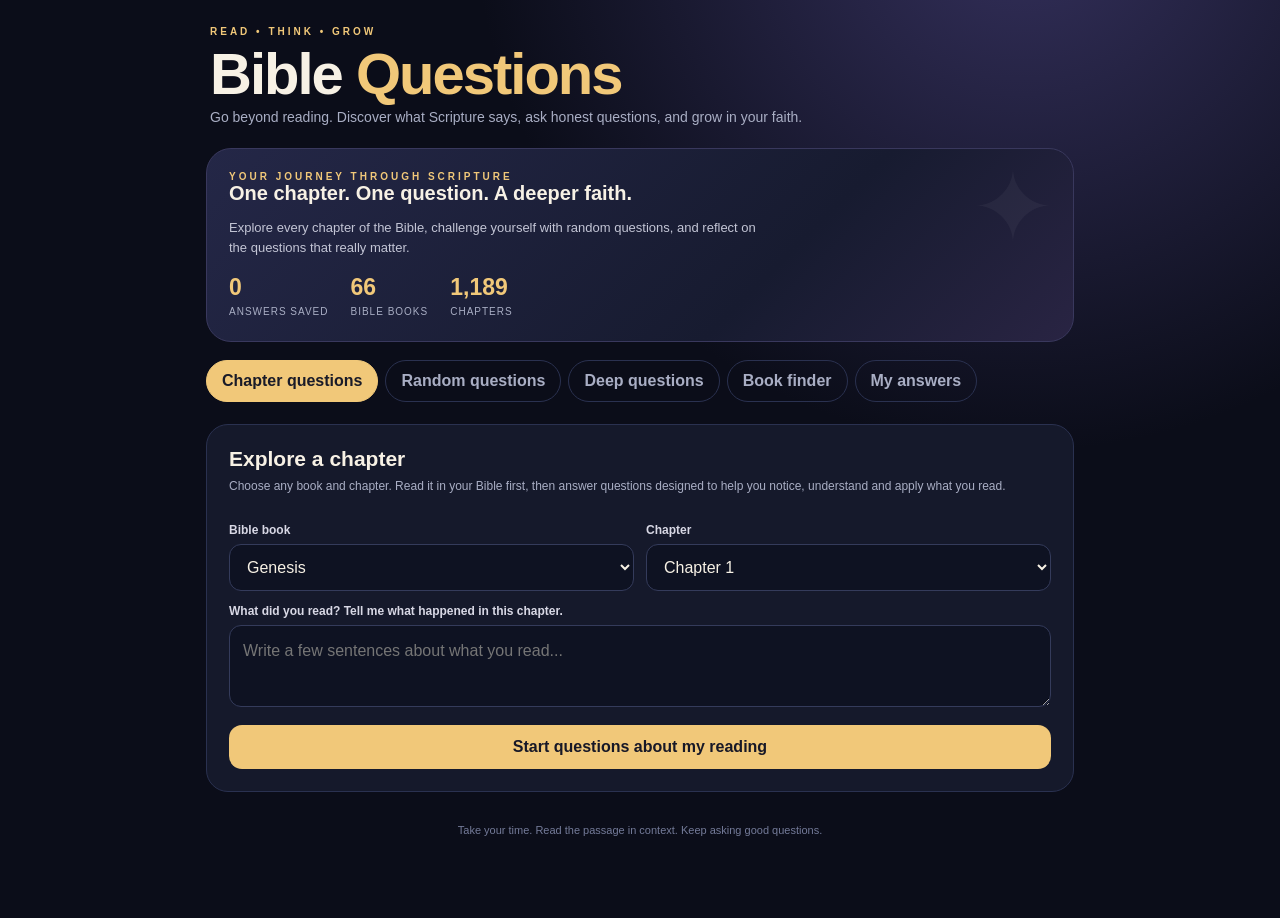
<file: bible-questions/index.html>
<!doctype html>
<html lang="en">
<head>
<meta charset="utf-8"><meta name="viewport" content="width=device-width,initial-scale=1,viewport-fit=cover">
<meta name="theme-color" content="#101326"><title>Bible Questions</title>
<style>
:root{--bg:#0b0d19;--panel:#15192b;--panel2:#1c2238;--line:#2a3150;--gold:#f1c879;--cream:#f7f1e5;--muted:#a9aec4;--purple:#a99aff}
*{box-sizing:border-box}body{margin:0;background:radial-gradient(ellipse at 80% -10%,#34305c 0,transparent 38%),var(--bg);color:var(--cream);font-family:ui-sans-serif,-apple-system,BlinkMacSystemFont,"Segoe UI",sans-serif;min-height:100vh}
header{padding:26px 20px 20px;max-width:900px;margin:auto} .eyebrow{color:var(--gold);letter-spacing:3px;text-transform:uppercase;font-size:10px;font-weight:800}h1{font-size:clamp(36px,9vw,58px);letter-spacing:-2px;margin:8px 0 4px;line-height:1}h1 span{color:var(--gold)}.sub{color:var(--muted);font-size:14px;line-height:1.5}
main{max-width:900px;margin:auto;padding:0 16px 60px}.hero{background:linear-gradient(135deg,#242747,#171b30 65%,#292443);border:1px solid #39385d;border-radius:25px;padding:22px;position:relative;overflow:hidden}.hero:after{content:"✦";position:absolute;right:18px;top:0;font-size:100px;color:#ffffff0b}.hero strong{font-size:20px}.hero p{color:#c3c5d5;line-height:1.5;font-size:13px;max-width:540px}.stats{display:flex;gap:22px;margin-top:17px}.stat b{display:block;font-size:23px;color:var(--gold)}.stat small{color:var(--muted);font-size:10px;text-transform:uppercase;letter-spacing:1px}
.tabs{display:flex;gap:7px;overflow:auto;padding:18px 0 12px}.tab{border:1px solid var(--line);border-radius:30px;padding:11px 15px;background:transparent;color:var(--muted);font-weight:700;white-space:nowrap}.tab.active{background:var(--gold);color:#1a1b28;border-color:var(--gold)}
.panel{background:var(--panel);border:1px solid var(--line);border-radius:22px;padding:18px;margin:10px 0}.panel h2{margin:0 0 6px;font-size:21px}.hint{color:var(--muted);font-size:12px;line-height:1.5;margin:0 0 15px}
label{display:block;color:#d8d8e5;font-size:12px;font-weight:700;margin:13px 0 7px}select,input,textarea{width:100%;background:#0e1222;border:1px solid #343b5b;border-radius:12px;padding:13px;color:var(--cream);font:inherit;outline:none}textarea{min-height:115px;resize:vertical;line-height:1.5}select:focus,input:focus,textarea:focus{border-color:var(--gold)}
button{font:inherit;cursor:pointer}.primary{background:var(--gold);color:#171827;border:0;border-radius:13px;padding:13px 17px;font-weight:850;width:100%;margin-top:14px}.secondary{background:#242943;color:var(--cream);border:1px solid #3a4262;border-radius:12px;padding:10px 13px;font-weight:700}.question{font-family:Georgia,serif;font-size:clamp(22px,5vw,29px);line-height:1.35;margin:14px 0;color:#fff7e9}.tag{font-size:10px;letter-spacing:1.5px;color:var(--gold);font-weight:800;text-transform:uppercase}.qtop{display:flex;justify-content:space-between;gap:10px;align-items:center}.answerActions{display:flex;gap:8px;flex-wrap:wrap;margin-top:10px}.answerActions button{flex:1}.hidden{display:none!important}.recommend{border-left:3px solid var(--gold);padding:12px 14px;background:#20243a;border-radius:0 12px 12px 0;margin-top:14px}.recommend b{color:var(--gold)}.list{display:grid;gap:8px}.saved{padding:12px;background:#101426;border:1px solid var(--line);border-radius:12px}.saved small{color:var(--gold)}.saved p{margin:6px 0 0;color:#d7d7e3;font-size:13px;white-space:pre-wrap}.footer{text-align:center;color:#747b99;font-size:11px;padding:22px}
@media(min-width:650px){.two{display:grid;grid-template-columns:1fr 1fr;gap:12px}.panel{padding:22px}}
</style></head>
<body>
<header><div class="eyebrow">Read • Think • Grow</div><h1>Bible <span>Questions</span></h1><div class="sub">Go beyond reading. Discover what Scripture says, ask honest questions, and grow in your faith.</div></header>
<main>
<section class="hero"><div class="eyebrow">Your journey through Scripture</div><strong>One chapter. One question. A deeper faith.</strong><p>Explore every chapter of the Bible, challenge yourself with random questions, and reflect on the questions that really matter.</p><div class="stats"><div class="stat"><b id="answeredCount">0</b><small>Answers saved</small></div><div class="stat"><b>66</b><small>Bible books</small></div><div class="stat"><b>1,189</b><small>Chapters</small></div></div></section>
<nav class="tabs"><button class="tab active" data-tab="chapter">Chapter questions</button><button class="tab" data-tab="random">Random questions</button><button class="tab" data-tab="deep">Deep questions</button><button class="tab" data-tab="recommend">Book finder</button><button class="tab" data-tab="saved">My answers</button></nav>
<section id="chapter" class="panel view"><h2>Explore a chapter</h2><p class="hint">Choose any book and chapter. Read it in your Bible first, then answer questions designed to help you notice, understand and apply what you read.</p><div class="two"><div><label for="book">Bible book</label><select id="book"></select></div><div><label for="chapterNo">Chapter</label><select id="chapterNo"></select></div></div><label for="readNotes">What did you read? Tell me what happened in this chapter.</label><textarea id="readNotes" style="min-height:82px" placeholder="Write a few sentences about what you read..."></textarea><button class="primary" id="chapterBtn">Start questions about my reading</button><div id="chapterResult" class="hidden"><div class="recommend"><b id="chapterRef"></b></div><div class="tag" style="margin-top:17px">Question <span id="qStep">1</span> of 5 · based on your reading</div><div class="question" id="chapterQuestion"></div><label for="chapterAnswer">Your answer</label><textarea id="chapterAnswer" placeholder="Write what you noticed, what it means, and what you can take from it..."></textarea><div class="answerActions"><button class="secondary" id="saveChapter">Save this answer</button><button class="secondary" id="nextChapterQ">Next question →</button></div><div class="hint" id="chapterDone"></div></div></section>
<section id="random" class="panel view hidden"><h2>Surprise me</h2><p class="hint">A question from anywhere in Scripture. Take your time and look up verses that help you answer.</p><div class="tag">Random Bible question</div><div class="question" id="randomQuestion">What does it mean to trust God when you cannot see what happens next?</div><label for="randomAnswer">Your answer</label><textarea id="randomAnswer" placeholder="Think it through..."></textarea><button class="primary" id="saveRandom">Save my answer</button><div class="answerActions"><button class="secondary" id="newRandom">New question ↗</button></div></section>
<section id="deep" class="panel view hidden"><h2>Go deeper</h2><p class="hint">Questions for honest reflection, stronger faith and a closer walk with Jesus. There may be more than one thoughtful answer.</p><div class="tag">A question to sit with</div><div class="question" id="deepQuestion">If you truly believed God was with you in every moment, what might change about the way you live?</div><label for="deepAnswer">Your reflection</label><textarea id="deepAnswer" placeholder="Be honest. There is no need to rush..."></textarea><button class="primary" id="saveDeep">Save my reflection</button><div class="answerActions"><button class="secondary" id="newDeep">Another deep question</button></div></section>
<section id="recommend" class="panel view hidden"><h2>Find your next Bible book</h2><p class="hint">Tell us what you want to explore, and get a book recommendation with a reason to start there.</p><label for="goal">What would you like help with?</label><select id="goal"><option value="hope">I need hope and encouragement</option><option value="jesus">I want to know Jesus better</option><option value="wisdom">I want wisdom for everyday life</option><option value="faith">I want to grow my faith</option><option value="prayer">I want to learn how to pray</option><option value="begin">I'm new to reading the Bible</option><option value="purpose">I want to understand God's purpose</option><option value="hard">I have difficult questions about life and suffering</option><option value="history">I want to explore the Bible's big story</option></select><button class="primary" id="findBook">Recommend a book</button><div id="bookResult" class="recommend hidden"></div></section>
<section id="saved" class="panel view hidden"><h2>Your saved answers</h2><p class="hint">Your reflections are stored on this device in this browser.</p><div id="savedList" class="list"></div><button class="secondary" id="exportAnswers" style="width:100%;margin-top:14px">Export my answers</button></section>
<div class="footer">Take your time. Read the passage in context. Keep asking good questions.</div>
</main>
<script>
const books=[["Genesis",50],["Exodus",40],["Leviticus",27],["Numbers",36],["Deuteronomy",34],["Joshua",24],["Judges",21],["Ruth",4],["1 Samuel",31],["2 Samuel",24],["1 Kings",22],["2 Kings",25],["1 Chronicles",29],["2 Chronicles",36],["Ezra",10],["Nehemiah",13],["Esther",10],["Job",42],["Psalms",150],["Proverbs",31],["Ecclesiastes",12],["Song of Solomon",8],["Isaiah",66],["Jeremiah",52],["Lamentations",5],["Ezekiel",48],["Daniel",12],["Hosea",14],["Joel",3],["Amos",9],["Obadiah",1],["Jonah",4],["Micah",7],["Nahum",3],["Habakkuk",3],["Zephaniah",3],["Haggai",2],["Zechariah",14],["Malachi",4],["Matthew",28],["Mark",16],["Luke",24],["John",21],["Acts",28],["Romans",16],["1 Corinthians",16],["2 Corinthians",13],["Galatians",6],["Ephesians",6],["Philippians",4],["Colossians",4],["1 Thessalonians",5],["2 Thessalonians",3],["1 Timothy",6],["2 Timothy",4],["Titus",3],["Philemon",1],["Hebrews",13],["James",5],["1 Peter",5],["2 Peter",3],["1 John",5],["2 John",1],["3 John",1],["Jude",1],["Revelation",22]];
const chapterQs=[
"What happened in this passage? Retell it in your own words.","Who are the main people, and what do their choices show?","What does this passage show about God's character?","Which verse or detail caught your attention most? Why?","What problem or conflict appears here?","How does God respond to the people?","What does this teach about faith, obedience, love or forgiveness?","Is there a promise, command, warning or example?","What might the first readers have understood?","What does this reveal about Jesus or God's rescue story?","What surprised you?","What is difficult to understand?","What other Bible story does this remind you of?","What are the consequences of the choices people make?","What does this teach about how people should treat one another?","What is the main message, and what supports your answer?","What would be a misunderstanding of this passage?","What would you ask one of the people in this story?","What is one lesson you can apply without taking the passage out of context?","How could you live out one lesson this week?","Where do you see hope?","What does this show about God's promises?","How does the beginning connect to the ending?","What sentence sums up this chapter?"];
const readingFollowups=["Why do you think that detail matters?","What in the passage supports your answer?","What does this teach us about God?","What might the people in the story have felt?","What would you have done in that situation?","How does this connect with something Jesus taught?","What question do you still have?","How could this change one choice you make this week?","Does another Bible passage help explain this?","What do you most want to remember?"];
const randomQs=["Why did Jesus choose ordinary people to follow him?","What does it mean to forgive someone who hurt you?","How can you tell wisdom from simply doing what feels right?","What does the Bible teach about loving difficult people?","Why is humility important?","What can Joseph's story teach about difficult seasons?","How do faith and doubt appear together?","What does it mean to be a light to the world?","Why is love an action, not just a feeling?","What can we learn from people who made mistakes?","How should Christians respond to unfair treatment?","What does Jesus' resurrection change about our hope?","Why is prayer more than asking for things?","What does the Bible say about our words?","How can you practise gratitude when life is hard?","What does it mean to build your life on a strong foundation?","What does the Good Samaritan teach about loving neighbours?","Why did Jesus use parables?","What can David and Goliath teach about courage?","How did Esther show courage?","What does the prodigal son teach about forgiveness?","Why did Jesus wash his disciples' feet?","What does the Bible teach about friendship?","How can you respond to jealousy?","What does the armour of God represent?","Why is unity important?","What can Peter's failures teach us?","What does the Bible teach about generosity?","Why did Jesus spend time with rejected people?","What is the difference between success and faithfulness?"];
const deepQs=["If God knows everything about you, why invite you to pray?","What is the difference between knowing facts about Jesus and following him?","If doing right costs popularity, what helps you stay faithful?","How can you trust God when you do not understand?","What is hardest for you to surrender to God?","If people judged Christianity by how you treat others, what would they learn?","Can someone have questions and still have strong faith?","What does loving your neighbour look like when you disagree?","How should knowing every person is made in God's image change how you treat them?","What might you change to become more like Jesus?","What would you ask Jesus and search Scripture to understand?","What is the difference between guilt and genuine change?","How do you respond when God's timing differs from yours?","What does seeking God's kingdom first look like each day?","What kind of person are you becoming through small decisions?","Can forgiveness and healthy boundaries go together?","How do you know whether you follow God or others' expectations?","What does loving God with your whole heart mean?","Why might God value faithfulness in small things?","How can suffering change a person's questions about God?","What does grace teach us about treating people who fail?","How can you be confident and humble at the same time?","What if your time and talents were gifts to steward?","Why does the Bible include stories of people who failed?","How can you live with eternity in mind and still care for today?","How can you seek truth with courage and kindness?","What is the difference between knowing right and doing right?","How can a church make room for honest questions?","What does Jesus teach about serving leadership?","Which teaching of Jesus is hardest to practise, and why?"];
const recommendations={hope:["Psalms","The Psalms give words for fear, sadness, gratitude and hope. Start with Psalm 23, 27 or 46."],jesus:["John","John focuses on who Jesus is, what he said, and why his life matters. Start with chapter 1."],wisdom:["Proverbs","Proverbs offers practical wisdom about choices, words, friendship and character. Try one chapter a day."],faith:["Hebrews","Hebrews explores faith, perseverance and trusting God's promises. Read chapter 11 slowly."],prayer:["Luke","Luke shows Jesus praying and includes teachings about prayer. Start with Luke 11."],begin:["Mark","Mark is a clear, fast-moving introduction to Jesus' life and ministry. Start at chapter 1."],purpose:["Ephesians","Ephesians explores grace, identity in Christ, unity and the life God calls believers to live."],hard:["Job","Job takes suffering and difficult questions seriously. Read it patiently, noticing that it does not offer simplistic answers."],history:["Genesis","Genesis begins the Bible's big story: creation, humanity, covenant and God's promises."]};
let answers=JSON.parse(localStorage.getItem("bq_answers")||"[]"),currentQ="",chapterQueue=[],chapterIndex=0,chapterRefNow="";
const $=id=>document.getElementById(id);
function pick(a){return a[Math.floor(Math.random()*a.length)]}
function save(kind,ref,q,field){const answer=$(field).value.trim();if(!answer){alert("Write a few thoughts before saving.");return}answers.unshift({kind,ref,q,answer,date:new Date().toLocaleDateString()});localStorage.setItem("bq_answers",JSON.stringify(answers));$(field).value="";update();alert("Your answer is saved.");}
function update(){$("answeredCount").textContent=answers.length;renderSaved()}
function renderSaved(){$("savedList").innerHTML=answers.length?answers.map(a=>'<article class="saved"><small>'+esc(a.kind+' · '+a.ref+' · '+a.date)+'</small><p><b>'+esc(a.q)+'</b></p><p>'+esc(a.answer)+'</p></article>').join(""):'<p class="hint">No answers saved yet. Your reflections will appear here.</p>'}
function esc(s){return String(s).replace(/[&<>"']/g,c=>({'&':'&amp;','<':'&lt;','>':'&gt;','"':'&quot;',"'":'&#39;'}[c]))}
books.forEach(([n])=>$("book").add(new Option(n,n)));
function setChapters(){let b=books.find(x=>x[0]===$("book").value);$("chapterNo").innerHTML="";for(let i=1;i<=b[1];i++)$("chapterNo").add(new Option("Chapter "+i,i))}
$("book").onchange=setChapters;setChapters();
document.querySelectorAll(".tab").forEach(b=>b.onclick=()=>{document.querySelectorAll(".tab").forEach(x=>x.classList.toggle("active",x===b));document.querySelectorAll(".view").forEach(x=>x.classList.toggle("hidden",x.id!==b.dataset.tab));if(b.dataset.tab==="saved")renderSaved()});
function makeChapter(){
 const notes=$("readNotes").value.trim();
 if(!notes){alert("First tell me a little about what you read. Then I can ask questions connected to it.");$("readNotes").focus();return}
 chapterRefNow=$("book").value+" "+$("chapterNo").value;
 chapterQueue=[
 {q:"In your own words, what is the main thing that happens in "+chapterRefNow+"?"},
 {q:"You said: “"+notes.slice(0,130)+"”. Which detail from the passage supports that?"},
 {q:pick(chapterQs)},
 {q:pick(readingFollowups)},
 {q:"What is one thing from "+chapterRefNow+" you want to remember or put into practice?"}
 ];
 chapterIndex=0;$("chapterRef").textContent=chapterRefNow;$("chapterResult").classList.remove("hidden");showChapterQuestion();
}
function showChapterQuestion(){currentQ=chapterQueue[chapterIndex].q;$("chapterQuestion").textContent=currentQ;$("qStep").textContent=chapterIndex+1;$("chapterAnswer").value="";$("chapterDone").textContent=chapterIndex===4?"Final question — finish your reflection.":"Use details from the chapter in your answer.";$("nextChapterQ").textContent=chapterIndex===4?"Start again ↻":"Next question →"}
$("chapterBtn").onclick=makeChapter;
$("nextChapterQ").onclick=()=>{if(chapterIndex<4){const val=$("chapterAnswer").value.trim();if(val){answers.unshift({kind:"Chapter",ref:chapterRefNow,q:currentQ,answer:val,date:new Date().toLocaleDateString()});localStorage.setItem("bq_answers",JSON.stringify(answers));update()}chapterIndex++;showChapterQuestion()}else makeChapter()};
$("saveChapter").onclick=()=>{const val=$("chapterAnswer").value.trim();if(!val){alert("Write a few thoughts before saving.");return}answers.unshift({kind:"Chapter",ref:chapterRefNow,q:currentQ,answer:val,date:new Date().toLocaleDateString()});localStorage.setItem("bq_answers",JSON.stringify(answers));update();$("chapterAnswer").value="";$("chapterDone").textContent="Saved! Move to the next question when you're ready."};
function newQ(kind){currentQ=pick(kind==="random"?randomQs:deepQs);$(kind+"Question").textContent=currentQ;$(kind+"Answer").value=""}
$("newRandom").onclick=()=>newQ("random");$("newDeep").onclick=()=>newQ("deep");
$("saveRandom").onclick=()=>save("Random","Bible-wide", $("randomQuestion").textContent,"randomAnswer");
$("saveDeep").onclick=()=>save("Deep","Reflection", $("deepQuestion").textContent,"deepAnswer");
$("findBook").onclick=()=>{let [name,why]=recommendations[$("goal").value];$("bookResult").innerHTML='<b>Your recommended book: '+esc(name)+'</b><br>'+esc(why)+'<br><br><span style="color:#d5d5e3">Try reading one chapter at a time, then use Chapter Questions to reflect.</span>';$("bookResult").classList.remove("hidden")};
$("exportAnswers").onclick=()=>{if(!answers.length){alert("You have no saved answers yet.");return}let blob=new Blob([answers.map(a=>a.date+" | "+a.kind+" | "+a.ref+"\n"+a.q+"\n"+a.answer).join("\n\n---\n\n")],{type:"text/plain"});let url=URL.createObjectURL(blob),a=document.createElement("a");a.href=url;a.download="my-bible-questions.txt";a.click();URL.revokeObjectURL(url)};
update();newQ("random");newQ("deep");
</script></body></html>
</file>
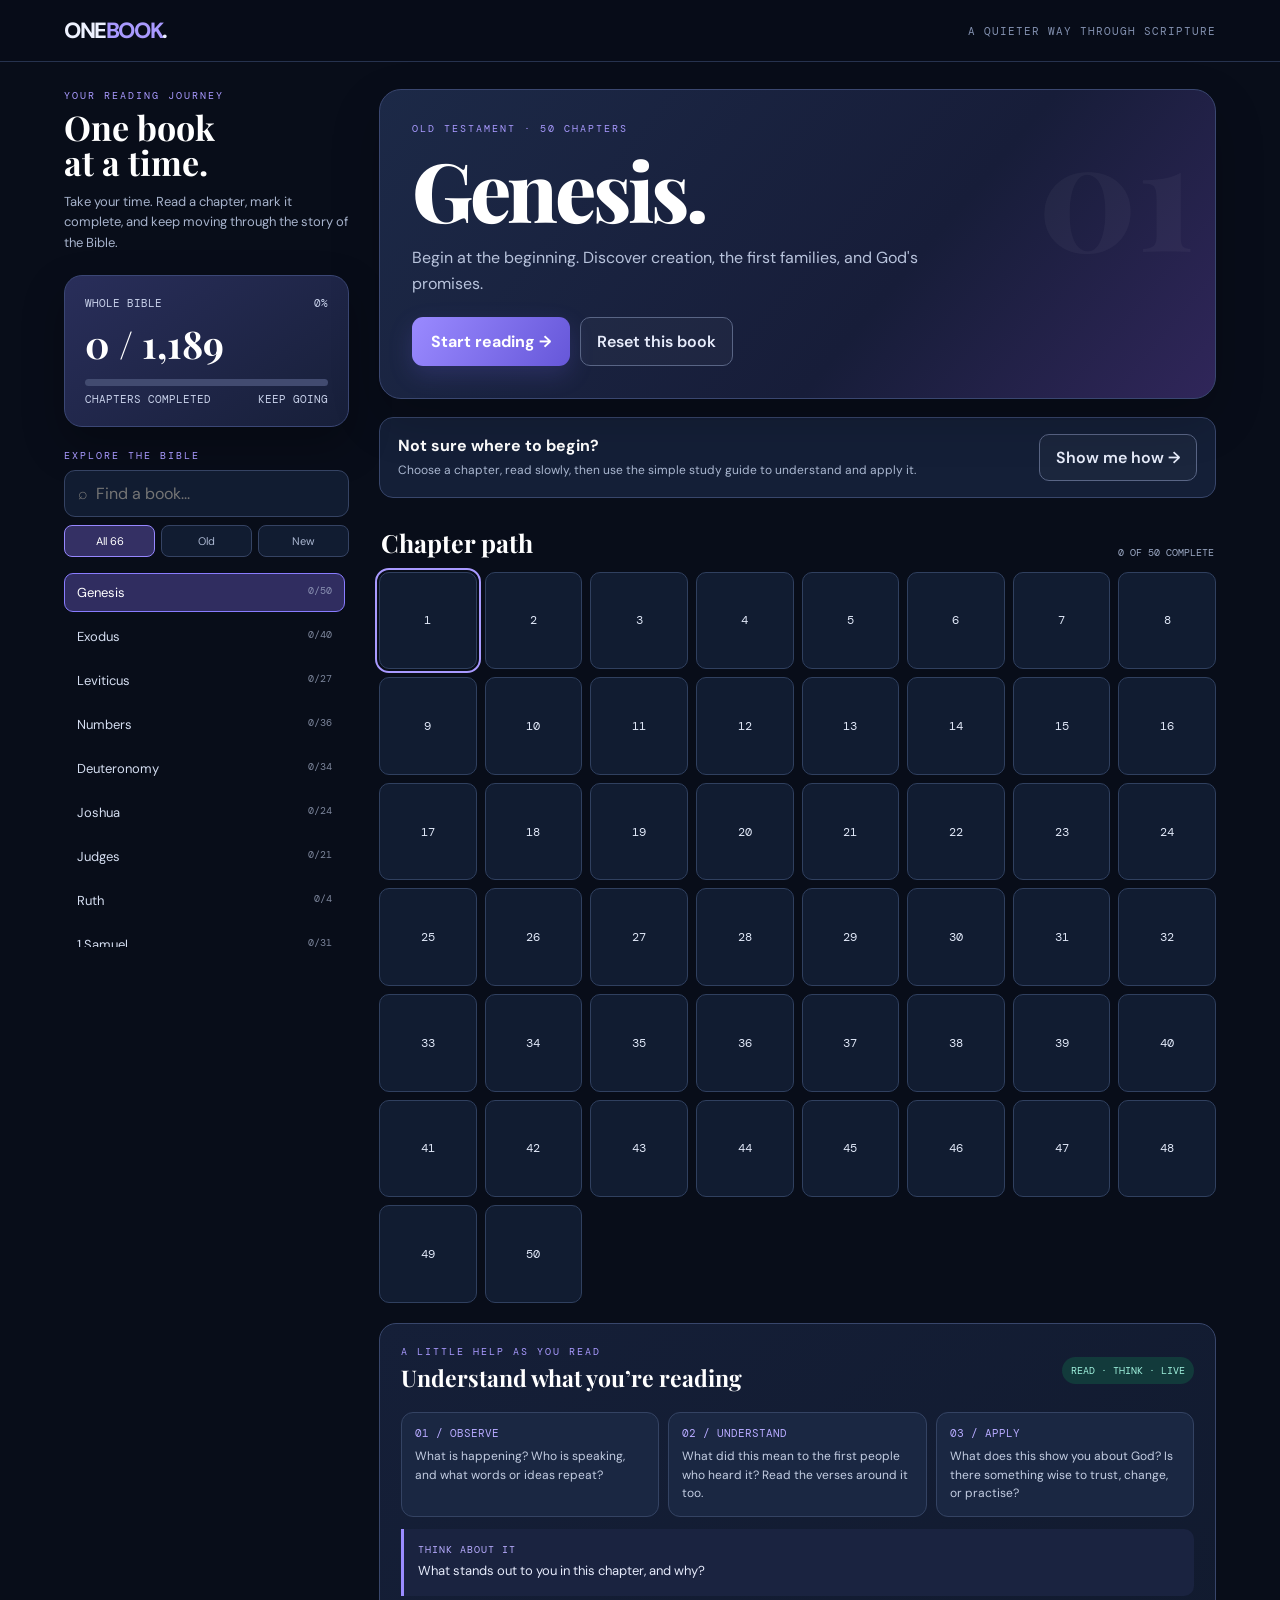
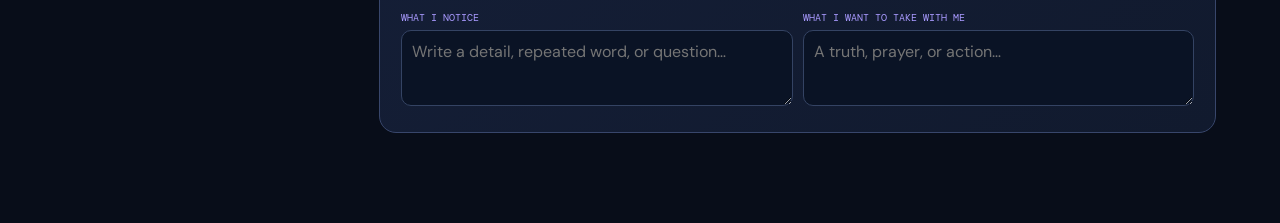
<file: one-book/index.html>
<!doctype html>
<html lang="en">
<head>
<meta charset="utf-8"><meta name="viewport" content="width=device-width,initial-scale=1,viewport-fit=cover">
<meta name="theme-color" content="#f4f0e7"><title>ONE BOOK — Read the Bible</title>
<style>
@import url('https://fonts.googleapis.com/css2?family=DM+Mono:wght@400;500&family=DM+Sans:wght@400;500;600;700&family=Playfair+Display:wght@600;700;800&display=swap');
:root{--paper:#f4f0e7;--ink:#202820;--muted:#73796e;--blue:#3159d9;--blue2:#e3e9ff;--red:#e65c43;--line:#d9d5ca;--white:#fffdf8}
*{box-sizing:border-box}body{margin:0;background:var(--paper);color:var(--ink);font-family:'DM Sans',sans-serif}button,input,textarea{font:inherit}button{cursor:pointer}
.top{padding:20px 6vw 14px;border-bottom:1px solid var(--line);display:flex;justify-content:space-between;align-items:center}.brand{font:800 19px 'DM Sans';letter-spacing:-1px}.brand span{color:var(--blue)}.edition{font:11px 'DM Mono';letter-spacing:1px;color:var(--muted)}
.layout{max-width:1180px;margin:auto;padding:38px 5vw 90px;display:grid;grid-template-columns:290px 1fr;gap:42px}
.rail{position:sticky;top:20px;align-self:start}.eyebrow{font:11px 'DM Mono';letter-spacing:1.8px;color:var(--blue);text-transform:uppercase}.rail h2{font:700 30px 'Playfair Display';margin:8px 0 5px}.sub{font-size:13px;color:var(--muted);line-height:1.55}
.progress-card{background:var(--ink);color:var(--white);padding:19px;border-radius:4px;margin:22px 0}.progress-top{display:flex;justify-content:space-between;font:11px 'DM Mono';color:#c7ccbf}.big-progress{font:700 35px 'Playfair Display';margin:8px 0}.track{height:5px;background:#485047;margin:10px 0 6px}.fill{height:100%;width:0;background:#b8c8ff;transition:width .3s}.book-list{display:flex;flex-direction:column;gap:3px;max-height:47vh;overflow:auto;padding-right:5px}.book-item{border:0;background:transparent;text-align:left;padding:9px 10px;border-radius:3px;display:flex;justify-content:space-between;color:var(--ink);font-size:13px}.book-item.active{background:var(--blue);color:white}.book-item small{font:10px 'DM Mono';opacity:.7}
main{min-width:0}.hero{border-bottom:1px solid var(--line);padding:3px 0 26px;position:relative}.hero:after{content:'01';position:absolute;right:0;top:-12px;font:800 clamp(70px,13vw,150px) 'Playfair Display';color:#e8e2d6;z-index:0}.hero>*{position:relative;z-index:1}.hero h1{font:800 clamp(48px,8vw,88px)/.98 'Playfair Display';letter-spacing:-3px;margin:12px 0}.hero p{max-width:500px;color:var(--muted);line-height:1.6}.actions{display:flex;gap:10px;flex-wrap:wrap;margin-top:20px}.primary{background:var(--blue);color:white;border:0;padding:13px 19px;border-radius:2px;font-weight:700}.secondary{background:transparent;border:1px solid var(--ink);padding:12px 16px;border-radius:2px;font-weight:600}.section-head{display:flex;justify-content:space-between;align-items:end;margin:27px 0 13px}.section-head h3{font:700 24px 'Playfair Display';margin:0}.section-head span{font:10px 'DM Mono';color:var(--muted)}
.chapter-grid{display:grid;grid-template-columns:repeat(8,minmax(0,1fr));gap:7px}.chapter{aspect-ratio:1;border:1px solid var(--line);background:var(--white);color:var(--ink);border-radius:2px;font:12px 'DM Mono';position:relative}.chapter.done{background:#dfe7ff;border-color:#b9c8ff;color:#2446b2}.chapter.current{outline:2px solid var(--blue);outline-offset:2px}.chapter.done:after{content:'✓';position:absolute;right:4px;top:2px;font-size:9px}
.reader{margin-top:30px;background:var(--white);padding:clamp(18px,4vw,38px);border:1px solid var(--line);display:none}.reader-head{display:flex;justify-content:space-between;align-items:center;gap:10px;border-bottom:1px solid var(--line);padding-bottom:16px}.reader h2{font:700 32px 'Playfair Display';margin:0}.reader-tools{display:flex;gap:7px}.tiny{background:transparent;border:1px solid var(--line);padding:8px 10px}.verses{max-width:690px;margin:22px auto;font:17px/1.9 'Playfair Display',serif}.verse{margin:0 0 12px}.verse b{font:11px 'DM Mono';color:var(--blue);vertical-align:super;margin-right:5px}.reader-nav{display:flex;justify-content:space-between;border-top:1px solid var(--line);padding-top:15px;gap:10px}.note-area{margin-top:22px;border-top:1px solid var(--line);padding-top:16px}.note-area label{font:11px 'DM Mono';color:var(--muted);letter-spacing:1px}.note-area textarea{width:100%;min-height:90px;margin-top:8px;padding:12px;border:1px solid var(--line);background:#faf8f2;resize:vertical}
.empty{padding:25px;background:#ece7dc;color:var(--muted);font-size:13px;line-height:1.6}
.toast{position:fixed;bottom:20px;left:50%;transform:translateX(-50%);background:var(--ink);color:white;padding:11px 16px;font-size:13px;opacity:0;pointer-events:none;transition:.2s}.toast.show{opacity:1}
@media(max-width:760px){.layout{display:flex;flex-direction:column;gap:24px;padding:25px 5vw 80px}.rail{position:static}.book-list{display:grid;grid-template-columns:repeat(3,1fr);max-height:230px}.book-item{padding:8px 7px;font-size:11px}.progress-card{margin:14px 0}.hero:after{font-size:90px}.chapter-grid{grid-template-columns:repeat(7,minmax(0,1fr))}.top{padding:16px 5vw}.edition{font-size:9px}}

:root{--paper:#0a1020;--ink:#eef2ff;--muted:#9aa6c2;--blue:#8b7cff;--blue2:#222b50;--red:#ff806e;--line:#25304a;--white:#111a2d}
body{background:radial-gradient(ellipse at 78% 0%,#202653 0%,#0a1020 48%);color:var(--ink);min-height:100vh}
.top{border-bottom:1px solid #283252;background:#0a1020dd;position:sticky;top:0;z-index:5;backdrop-filter:blur(16px);padding:17px 5vw}
.brand{font-size:21px;letter-spacing:-1.2px}.brand span:first-child{color:#a99cff}.edition{color:#8491b0}
.layout{max-width:1320px;grid-template-columns:310px minmax(0,1fr);gap:34px;padding-top:32px}.rail{top:86px}.rail h2{font-size:34px;line-height:1.05;color:#fff}.sub{color:#a5b0c9}
.eyebrow{color:#a99cff;font-size:10px;letter-spacing:2px}.progress-card{background:linear-gradient(140deg,#252e59,#171f3e 70%);border:1px solid #3b4778;border-radius:16px;padding:21px;box-shadow:0 16px 40px #0004}
.progress-top{color:#c4cbea}.big-progress{font-size:38px;color:white}.track{height:7px;background:#414a70;border-radius:10px;overflow:hidden}.fill{background:linear-gradient(90deg,#8b7cff,#5eead4);border-radius:10px}
.book-list{gap:5px;max-height:48vh;padding:4px 4px 4px 0}.book-item{color:#c9d2e9;border:1px solid transparent;border-radius:9px;padding:10px 12px;transition:.18s}.book-item:hover{background:#1b2540;border-color:#344264}.book-item.active{background:#343064;border-color:#8b7cff;color:white}.book-item small{color:#aeb9d3}
.hero{background:linear-gradient(135deg,#1b2542,#141b32 60%,#242052);border:1px solid #344064;border-radius:22px;padding:34px;overflow:hidden;box-shadow:0 20px 55px #0003}.hero:after{color:#ffffff0b;right:18px;top:10px}.hero h1{font-size:clamp(48px,7vw,82px);letter-spacing:-3px;color:#fff;margin:14px 0}.hero p{color:#b5bfd7;max-width:540px}
.primary{background:linear-gradient(120deg,#8b7cff,#6658dc);border-radius:10px;padding:14px 20px;box-shadow:0 8px 22px #7163e344}.primary:hover{filter:brightness(1.12);transform:translateY(-1px)}.secondary{color:#e4e9fb;border:1px solid #586384;border-radius:10px;background:#ffffff08}.secondary:hover,.tiny:hover{background:#ffffff12}
.section-head{margin:30px 2px 14px}.section-head h3{color:#fff;font-size:26px}.section-head span{color:#9aa6c2}
.chapter-grid{grid-template-columns:repeat(8,minmax(0,1fr));gap:9px}.chapter{background:#121c31;border:1px solid #2d3a59;color:#dbe3f8;border-radius:10px;transition:.15s}.chapter:hover{border-color:#8b7cff;transform:translateY(-2px)}.chapter.done{background:#173b42;border-color:#2d8e89;color:#8cf0d9}.chapter.current{outline-color:#a99cff}
.reader{background:#111a2d;border:1px solid #344064;border-radius:18px;padding:clamp(18px,4vw,38px);box-shadow:0 20px 55px #0003}.reader h2{color:white}.reader-head{border-color:#2e3a59}.tiny{border:1px solid #435071;color:#e6ebfa;border-radius:8px}.verses{color:#e1e7f5;line-height:2}.verse b{color:#a99cff}.reader-nav{border-color:#2e3a59}.note-area{border-color:#2e3a59}.note-area textarea{background:#0b1325;border:1px solid #344064;border-radius:10px;color:#eaf0ff}.note-area label{color:#a99cff}
.empty{background:#18233a;color:#b6c2dc;border:1px solid #344064;border-radius:12px}.toast{background:#e8eaff;color:#171a32;border-radius:30px;font-weight:700}
.book-tools{display:grid;gap:9px;margin:0 0 13px}.book-search{width:100%;background:#111a2d;border:1px solid #344064;border-radius:10px;color:#eef2ff;padding:11px 12px;outline:none}.book-search:focus{border-color:#a99cff}.filter-row{display:flex;gap:5px}.filter-btn{flex:1;background:#111a2d;color:#9eabc8;border:1px solid #344064;border-radius:8px;padding:8px 4px;font-size:11px}.filter-btn.active{background:#343064;color:white;border-color:#8b7cff}
@media(max-width:760px){.top{padding:14px 5vw}.layout{padding:20px 4vw 70px;gap:19px}.rail{top:auto}.rail h2{font-size:29px}.progress-card{margin:13px 0;padding:17px}.book-list{display:grid;grid-template-columns:repeat(2,minmax(0,1fr));max-height:220px;overflow:auto}.book-item{font-size:11px;padding:9px}.hero{padding:24px 20px;border-radius:17px}.hero:after{font-size:76px;top:20px}.hero h1{font-size:53px}.chapter-grid{grid-template-columns:repeat(6,minmax(0,1fr));gap:7px}.chapter{border-radius:8px}.section-head h3{font-size:23px}.reader{border-radius:14px}.reader-nav{flex-wrap:wrap}.reader-nav button{font-size:12px;padding:10px}}

/* Guided reading experience */
:root{--paper:#080d19;--ink:#eef2ff;--muted:#9ca9c4;--blue:#9b8cff;--line:#283451;--white:#121c31}
body{background:#080d19;color:#eef2ff}
.top{background:#080d19eF;border-color:#26324e;padding:16px 5vw}
.brand{font-size:22px;letter-spacing:-1.4px}.brand span:first-child{color:#a99aff}
.edition{color:#8290af}
.layout{max-width:1380px;grid-template-columns:285px minmax(0,1fr);gap:30px;padding-top:27px}
.rail{top:82px}.rail h2{font-size:34px;line-height:1.02;color:#fff}.sub{color:#a7b3cc}
.eyebrow{color:#a99aff;font-size:10px;letter-spacing:2px}
.progress-card{border:1px solid #3b4775;border-radius:18px;background:linear-gradient(145deg,#292e5a,#171f39);padding:20px;box-shadow:0 18px 42px #0004}
.big-progress{font-size:38px;color:white}.progress-top{color:#c7d0e9}.track{height:7px;border-radius:20px;background:#424b70;overflow:hidden}.fill{border-radius:20px;background:linear-gradient(90deg,#9b8cff,#63e5cf)}
.book-tools{display:grid;gap:8px;margin:0 0 12px}.book-search{width:100%;padding:12px 13px;background:#111c31;border:1px solid #354363;border-radius:11px;color:#fff}.filter-row{display:flex;gap:6px}.filter-btn{flex:1;padding:8px 4px;background:#111c31;border:1px solid #354363;color:#aab6d0;border-radius:8px;font-size:11px}.filter-btn.active{background:#343064;border-color:#9687ff;color:white}
.book-list{max-height:42vh;gap:5px}.book-item{border:1px solid transparent;border-radius:9px;color:#d5def1;padding:10px 12px}.book-item:hover{background:#17243d;border-color:#354363}.book-item.active{background:#302d60;border-color:#897cff;color:#fff}
.hero{padding:32px;background:linear-gradient(130deg,#1c2947,#171d39 62%,#30265a);border:1px solid #3a4770;border-radius:22px;box-shadow:0 20px 50px #0003;overflow:hidden}.hero:after{color:#ffffff0a;right:20px;top:0}.hero h1{font-size:clamp(48px,7vw,82px);color:#fff;letter-spacing:-3px}.hero p{color:#b8c3dc;max-width:560px}.primary{background:linear-gradient(120deg,#9a8aff,#6657d9);border-radius:11px;padding:14px 19px;box-shadow:0 9px 24px #7566ed33}.secondary{background:#ffffff08;border:1px solid #596585;border-radius:10px;color:#e7ecfb}
.section-head{margin:28px 2px 13px}.section-head h3{font-size:25px;color:#fff}.section-head span{color:#9ca9c4}
.chapter-grid{grid-template-columns:repeat(8,minmax(0,1fr));gap:8px}.chapter{background:#111c31;border:1px solid #30405f;color:#e1e8f8;border-radius:10px;transition:.16s}.chapter:hover{border-color:#a99aff;transform:translateY(-2px)}.chapter.done{background:#143a3d;border-color:#2d8881;color:#8df0d9}.chapter.current{outline-color:#a99aff}
.reader{background:#101a2e;border:1px solid #344363;border-radius:20px;padding:clamp(18px,4vw,38px);box-shadow:0 20px 50px #0003}.reader-head{border-color:#344363}.reader h2{color:#fff}.tiny{border:1px solid #455477;border-radius:8px;color:#e9edfb}.verses{color:#e4eafa;line-height:2.05;font-size:18px}.verse b{color:#a99aff}.reader-nav{border-color:#344363}.note-area{border-color:#344363}.note-area textarea{background:#0a1325;border:1px solid #364565;border-radius:11px;color:#f1f4ff}.note-area label{color:#b3a8ff}
.empty{background:#17243c;border:1px solid #344363;border-radius:13px;color:#b9c5dc}
.toast{background:#e9e7ff;color:#17152d;border-radius:30px;font-weight:700}
.guide-card{margin:20px 0 0;padding:21px;border:1px solid #38466b;border-radius:17px;background:linear-gradient(140deg,#151f38,#111a2e)}
.guide-intro{display:flex;align-items:center;justify-content:space-between;gap:12px;margin-bottom:15px}.guide-intro h3{font:700 23px 'Playfair Display';margin:4px 0;color:#fff}.guide-tag{font:10px 'DM Mono';color:#9ef0dc;background:#123a3b;padding:7px 9px;border-radius:20px}
.guide-steps{display:grid;grid-template-columns:repeat(3,1fr);gap:9px}.guide-step{padding:13px;background:#1a2742;border:1px solid #344363;border-radius:12px}.guide-step b{display:block;color:#b7aaff;font:11px 'DM Mono';margin-bottom:7px}.guide-step p{font-size:12px;line-height:1.55;color:#c3cde2;margin:0}
.guide-question{margin-top:12px;padding:14px;border-left:3px solid #9b8cff;background:#1a2340;border-radius:0 10px 10px 0;color:#e5eafa;font-size:13px;line-height:1.6}
.guide-question strong{color:#b9adff;display:block;font:10px 'DM Mono';letter-spacing:1px;margin-bottom:5px}
.study-notes{display:grid;grid-template-columns:1fr 1fr;gap:10px;margin-top:15px}.study-notes label{display:block;color:#a99aff;font:10px 'DM Mono';margin-bottom:6px}.study-notes textarea{width:100%;min-height:76px;background:#0a1325;border:1px solid #344363;border-radius:10px;padding:10px;color:#eef2ff;resize:vertical}
.helper-banner{margin-top:18px;padding:16px 18px;border:1px solid #38466b;border-radius:14px;background:#141f37;display:flex;align-items:center;justify-content:space-between;gap:15px}.helper-banner strong{color:#fff}.helper-banner p{margin:5px 0 0;font-size:12px;color:#aab7d0;line-height:1.5}
@media(max-width:760px){.layout{display:flex;flex-direction:column;gap:18px;padding:18px 4vw 70px}.rail{position:static}.rail h2{font-size:29px}.progress-card{margin:13px 0;padding:17px}.book-list{display:grid;grid-template-columns:repeat(2,minmax(0,1fr));max-height:210px}.book-item{font-size:11px;padding:9px}.hero{padding:23px 19px;border-radius:17px}.hero h1{font-size:52px}.chapter-grid{grid-template-columns:repeat(6,minmax(0,1fr));gap:7px}.chapter{border-radius:8px}.guide-steps{grid-template-columns:1fr}.study-notes{grid-template-columns:1fr}.helper-banner{align-items:flex-start;flex-direction:column}.reader{border-radius:15px}.reader-nav{flex-wrap:wrap}.reader-nav button{font-size:12px;padding:10px}}
</style></head>
<body>
<header class="top"><div class="brand">ONE<span>BOOK</span><span style="color:var(--ink)">.</span></div><div class="edition">A QUIETER WAY THROUGH SCRIPTURE</div></header>
<div class="layout">
<aside class="rail">
<div class="eyebrow">Your reading journey</div><h2>One book<br>at a time.</h2><p class="sub">Take your time. Read a chapter, mark it complete, and keep moving through the story of the Bible.</p>
<div class="progress-card"><div class="progress-top"><span>WHOLE BIBLE</span><span id="allPct">0%</span></div><div class="big-progress" id="allCount">0 / 1,189</div><div class="track"><div class="fill" id="allFill"></div></div><div class="progress-top"><span>CHAPTERS COMPLETED</span><span>KEEP GOING</span></div></div>
<div class="eyebrow" style="margin-bottom:8px">Explore the Bible</div><div class="book-tools"><input class="book-search" id="bookSearch" placeholder="⌕  Find a book..." autocomplete="off"><div class="filter-row"><button class="filter-btn active" data-filter="all">All 66</button><button class="filter-btn" data-filter="old">Old</button><button class="filter-btn" data-filter="new">New</button></div></div><div class="book-list" id="bookList"></div>
</aside>
<main>
<section class="hero"><div class="eyebrow" id="bookKind">OLD TESTAMENT · 50 CHAPTERS</div><h1 id="bookTitle">Genesis.</h1><p id="bookDesc">Begin at the beginning. Discover the story of creation, the first families, and God's promises.</p><div class="actions"><button class="primary" id="continueBtn">Start reading →</button><button class="secondary" id="resetBook">Reset this book</button></div></section>
<div class="helper-banner"><div><strong>Not sure where to begin?</strong><p>Choose a chapter, read slowly, then use the simple study guide to understand and apply it.</p></div><button class="secondary" id="helpStart">Show me how →</button></div><div class="section-head"><h3>Chapter path</h3><span id="bookProgress">0 OF 50 COMPLETE</span></div>
<div class="chapter-grid" id="chapterGrid"></div>
<section class="reader" id="reader"><div class="reader-head"><div><div class="eyebrow" id="readerBook">GENESIS</div><h2 id="readerTitle">Chapter 1</h2></div><div class="reader-tools"><button class="tiny" id="fontDown">A−</button><button class="tiny" id="fontUp">A+</button></div></div><div class="verses" id="verses"><div class="empty">Choose a chapter to begin reading.</div></div><div class="reader-nav"><button class="secondary" id="prevChapter">← Previous</button><button class="primary" id="markRead">Mark chapter read ✓</button><button class="secondary" id="nextChapter">Next →</button></div><div class="note-area"><label for="notes">MY NOTES ON THIS CHAPTER</label><textarea id="notes" placeholder="What stood out to you? What do you want to remember?"></textarea></div></section>
<section class="guide-card" id="studyGuide"><div class="guide-intro"><div><div class="eyebrow">A little help as you read</div><h3>Understand what you’re reading</h3></div><span class="guide-tag">READ · THINK · LIVE</span></div><div class="guide-steps"><div class="guide-step"><b>01 / OBSERVE</b><p>What is happening? Who is speaking, and what words or ideas repeat?</p></div><div class="guide-step"><b>02 / UNDERSTAND</b><p>What did this mean to the first people who heard it? Read the verses around it too.</p></div><div class="guide-step"><b>03 / APPLY</b><p>What does this show you about God? Is there something wise to trust, change, or practise?</p></div></div><div class="guide-question"><strong>THINK ABOUT IT</strong><span id="guidePrompt">What stands out to you in this chapter, and why?</span></div><div class="study-notes"><div><label for="observeNote">WHAT I NOTICE</label><textarea id="observeNote" placeholder="Write a detail, repeated word, or question…"></textarea></div><div><label for="applyNote">WHAT I WANT TO TAKE WITH ME</label><textarea id="applyNote" placeholder="A truth, prayer, or action…"></textarea></div></div></section>
</main></div><div class="toast" id="toast"></div>
<script>
const books=[["Genesis",50],["Exodus",40],["Leviticus",27],["Numbers",36],["Deuteronomy",34],["Joshua",24],["Judges",21],["Ruth",4],["1 Samuel",31],["2 Samuel",24],["1 Kings",22],["2 Kings",25],["1 Chronicles",29],["2 Chronicles",36],["Ezra",10],["Nehemiah",13],["Esther",10],["Job",42],["Psalms",150],["Proverbs",31],["Ecclesiastes",12],["Song of Solomon",8],["Isaiah",66],["Jeremiah",52],["Lamentations",5],["Ezekiel",48],["Daniel",12],["Hosea",14],["Joel",3],["Amos",9],["Obadiah",1],["Jonah",4],["Micah",7],["Nahum",3],["Habakkuk",3],["Zephaniah",3],["Haggai",2],["Zechariah",14],["Malachi",4],["Matthew",28],["Mark",16],["Luke",24],["John",21],["Acts",28],["Romans",16],["1 Corinthians",16],["2 Corinthians",13],["Galatians",6],["Ephesians",6],["Philippians",4],["Colossians",4],["1 Thessalonians",5],["2 Thessalonians",3],["1 Timothy",6],["2 Timothy",4],["Titus",3],["Philemon",1],["Hebrews",13],["James",5],["1 Peter",5],["2 Peter",3],["1 John",5],["2 John",1],["3 John",1],["Jude",1],["Revelation",22]];
const desc={Genesis:"Begin at the beginning. Discover creation, the first families, and God's promises.",Exodus:"Follow the story of freedom, Moses, and God's covenant with his people.",Psalms:"Prayers and songs for every season: joy, fear, gratitude, and hope.",Proverbs:"Short, practical wisdom for everyday choices and relationships.",Matthew:"Meet Jesus through his life, teaching, miracles, death, and resurrection.",John:"Look closely at who Jesus is and why his life matters.",Romans:"Explore Paul's explanation of grace, faith, and life in Christ.",Revelation:"Read a book of hope, faithfulness, and God's final renewal."};
let current=0,chapter=1,bookFilter="all",bookSearch="",progress=JSON.parse(localStorage.getItem("onebook_progress")||"{}"),notes=JSON.parse(localStorage.getItem("onebook_notes")||"{}"),studyNotes=JSON.parse(localStorage.getItem("onebook_study_notes")||"{}"),font=17;
const $=id=>document.getElementById(id),key=(b,c)=>b+"_"+c;
function save(){localStorage.setItem("onebook_progress",JSON.stringify(progress));localStorage.setItem("onebook_notes",JSON.stringify(notes));localStorage.setItem("onebook_study_notes",JSON.stringify(studyNotes))}
function totalDone(){return Object.values(progress).reduce((n,a)=>n+a.length,0)}
function render(){const [name,count]=books[current],done=progress[name]||[];$("bookTitle").textContent=name+"."; $("bookKind").textContent=(current<39?"OLD TESTAMENT":"NEW TESTAMENT")+" · "+count+" CHAPTERS";$("bookDesc").textContent=desc[name]||"Read this book one chapter at a time. Notice the story, the people, and what the passage reveals."; $("bookProgress").textContent=done.length+" OF "+count+" COMPLETE";$("continueBtn").textContent=done.length===count?"Read again ↻":done.length?"Continue at chapter "+(firstUnread(name,count))+" →":"Start reading →";
$("chapterGrid").innerHTML=Array.from({length:count},(_,i)=>'<button class="chapter '+(done.includes(i+1)?"done ":"")+(chapter===i+1?"current":"")+'" data-ch="'+(i+1)+'">'+(i+1)+'</button>').join("");
document.querySelectorAll(".chapter").forEach(b=>b.onclick=()=>loadChapter(+b.dataset.ch));
$("bookList").innerHTML=books.map(([n,c],i)=>({n,c,i})).filter(x=>(bookFilter==="all"||(bookFilter==="old"?x.i<39:x.i>=39))&&x.n.toLowerCase().includes(bookSearch)).map(({n,c,i})=>'<button class="book-item '+(i===current?"active":"") +'" data-book="'+i+'">'+n+' <small>'+(progress[n]?.length||0)+'/'+c+'</small></button>').join("")||'<div class="sub">No books found.</div>';
document.querySelectorAll(".book-item").forEach(b=>b.onclick=()=>{current=+b.dataset.book;chapter=firstUnread(books[current][0],books[current][1]);$("reader").style.display="none";render()});
const pct=Math.round(totalDone()/1189*100);$("allPct").textContent=pct+"%";$("allCount").textContent=totalDone().toLocaleString()+" / 1,189";$("allFill").style.width=pct+"%";
}
function firstUnread(n,c){const a=progress[n]||[];for(let i=1;i<=c;i++)if(!a.includes(i))return i;return 1}
async function loadChapter(n){chapter=n;const name=books[current][0];$("reader").style.display="block";$("observeNote").value=studyNotes[key(name,n)]?.observe||"";$("applyNote").value=studyNotes[key(name,n)]?.apply||"";$("guidePrompt").textContent=guideQuestion(name,n);$("readerBook").textContent=name.toUpperCase();$("readerTitle").textContent="Chapter "+n;$("verses").innerHTML='<div class="empty">Loading Scripture…</div>';$("notes").value=notes[key(name,n)]||"";render();$("reader").scrollIntoView({behavior:"smooth",block:"start"});
try{const res=await fetch("https://bible-api.com/"+encodeURIComponent(name+" "+n)+"?translation=kjv");if(!res.ok)throw Error("Could not load this chapter.");const data=await res.json();$("verses").innerHTML=data.verses.map(v=>'<p class="verse"><b>'+v.verse+'</b>'+escapeHtml(v.text.trim())+'</p>').join("");$("verses").style.fontSize=font+"px"}catch(e){$("verses").innerHTML='<div class="empty">This chapter could not load. Check your internet connection and try again. Scripture text is provided by an online public-domain KJV source.</div>'}}
function guideQuestion(book,ch){const prompts={Genesis:"What do you learn about God’s character, people, or promises here?",Exodus:"Where do you see freedom, trust, or obedience in this chapter?",Psalms:"What emotion or prayer does this Psalm give words to?",Proverbs:"What practical wisdom could shape one choice today?",Matthew:"What does Jesus say or do, and what does it reveal about him?",Mark:"What response does Jesus invite from the people in this chapter?",Luke:"Who receives attention or compassion in this passage?",John:"What does this chapter help you believe about Jesus?",Acts:"How do people respond to the good news, and what changes?",Romans:"What does this teach about grace, faith, or life with God?",Revelation:"What hope or encouragement would the first readers find here?"};return prompts[book]||"What is the main idea of this chapter? What does it show about God, people, or faith?";}
function escapeHtml(s){return String(s).replace(/[&<>"']/g,c=>({"&":"&amp;","<":"&lt;",">":"&gt;",'"':"&quot;","'":"&#39;"}[c]))}
$("continueBtn").onclick=()=>loadChapter(firstUnread(books[current][0],books[current][1]));
$("markRead").onclick=()=>{const n=books[current][0],a=progress[n]||[];if(!a.includes(chapter))a.push(chapter);progress[n]=a;save();render();toast("Chapter marked as read")};
$("prevChapter").onclick=()=>{if(chapter>1)loadChapter(chapter-1)};
$("nextChapter").onclick=()=>{if(chapter<books[current][1])loadChapter(chapter+1);else if(current<65){current++;chapter=1;render();loadChapter(1)}};
$("notes").oninput=()=>{notes[key(books[current][0],chapter)]=$("notes").value;save()};
$("observeNote").oninput=()=>{const k=key(books[current][0],chapter);studyNotes[k]={...(studyNotes[k]||{}),observe:$("observeNote").value};save()};
$("applyNote").oninput=()=>{const k=key(books[current][0],chapter);studyNotes[k]={...(studyNotes[k]||{}),apply:$("applyNote").value};save()};
$("helpStart").onclick=()=>{$("studyGuide").scrollIntoView({behavior:"smooth",block:"center"});};
$("resetBook").onclick=()=>{if(confirm("Reset reading progress for "+books[current][0]+"?")){progress[books[current][0]]=[];save();render();toast("Book progress reset")}};
$("fontUp").onclick=()=>{$("verses").style.fontSize=(font=Math.min(25,font+1))+"px"};
$("fontDown").onclick=()=>{$("verses").style.fontSize=(font=Math.max(13,font-1))+"px"};
function toast(s){$("toast").textContent=s;$("toast").classList.add("show");setTimeout(()=>$("toast").classList.remove("show"),1900)}
document.getElementById("bookSearch").addEventListener("input",e=>{bookSearch=e.target.value.toLowerCase();render()});
document.querySelectorAll("[data-filter]").forEach(b=>b.addEventListener("click",()=>{bookFilter=b.dataset.filter;document.querySelectorAll("[data-filter]").forEach(x=>x.classList.toggle("active",x===b));render()}));
render();
</script></body></html>
</file>
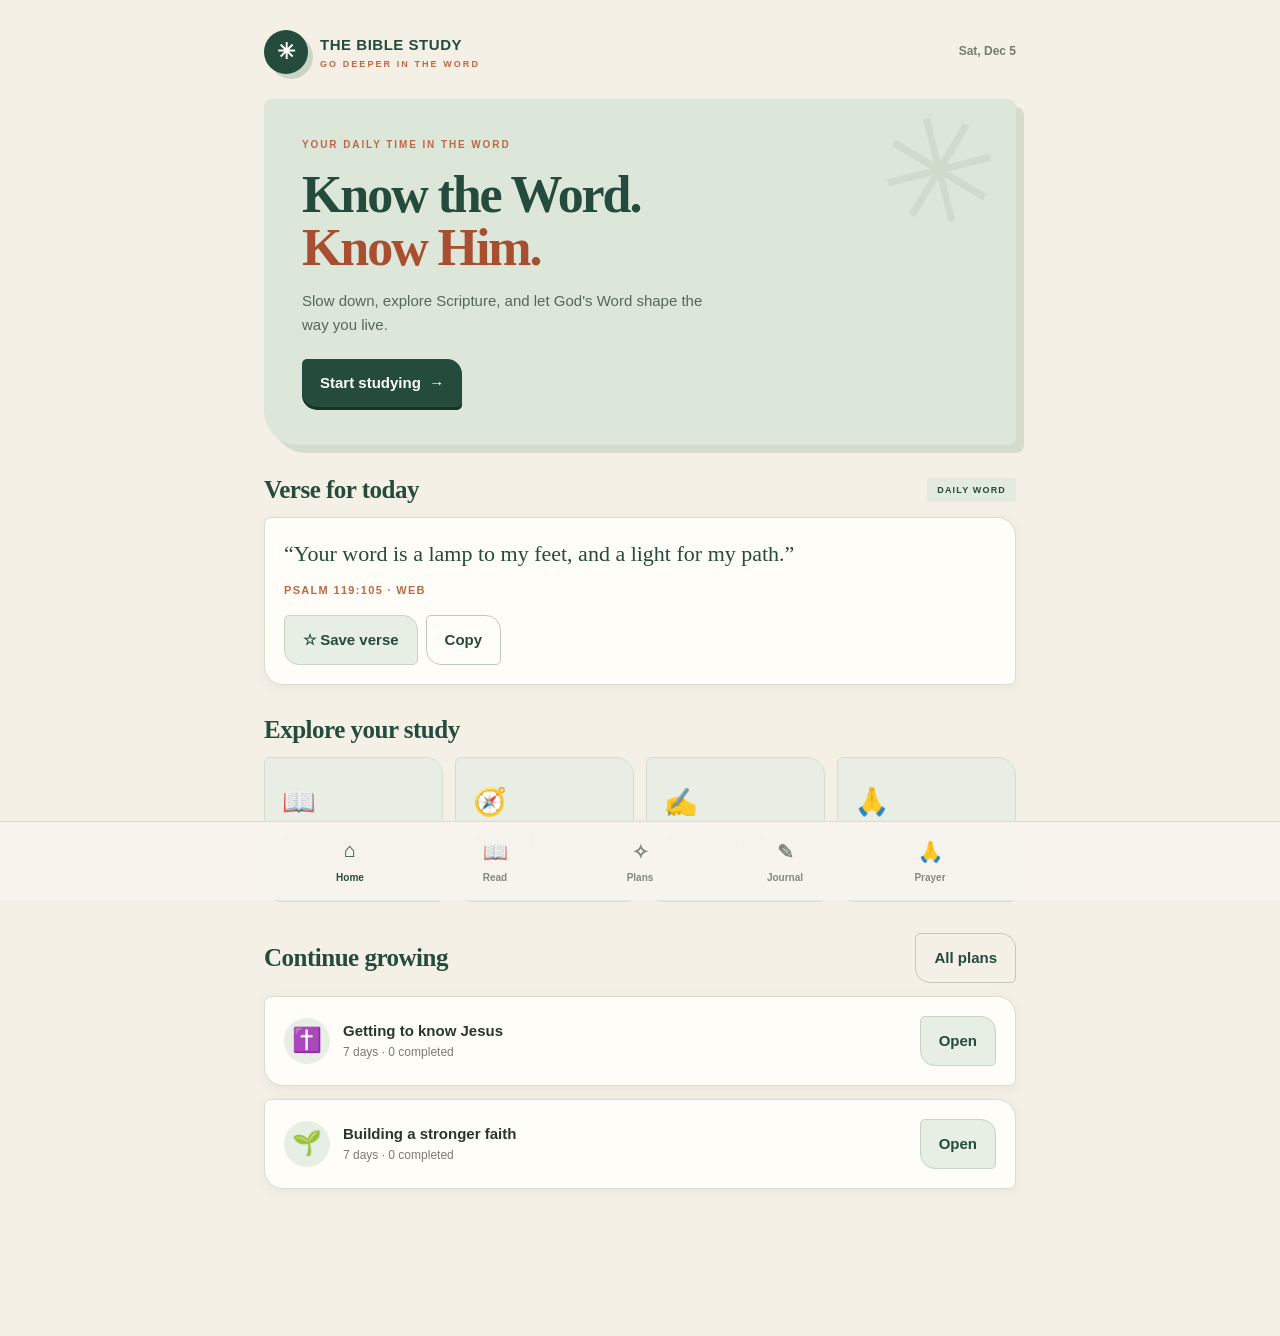
<file: the-bible-study/index.html>
<!doctype html>
<html lang="en">
<head>
<meta charset="utf-8"><meta name="viewport" content="width=device-width,initial-scale=1,viewport-fit=cover">
<meta name="theme-color" content="#f4f0e6"><meta name="apple-mobile-web-app-capable" content="yes"><meta name="apple-mobile-web-app-status-bar-style" content="black-translucent">
<title>The Bible Study</title>
<style>
:root{--bg:#f4f0e6;--panel:#fffdf7;--panel2:#e8ede3;--gold:#bd6948;--gold2:#a84f32;--muted:#777c70;--line:#d9ddcf;--white:#26382e;--pine:#244b3b;--sage:#dce7d9;--paper:#fffdf7}
*{box-sizing:border-box}html{scroll-behavior:smooth}body{margin:0;background:var(--bg);color:var(--white);font:15px/1.6 -apple-system,BlinkMacSystemFont,"Segoe UI",sans-serif;padding-bottom:100px;background-image:radial-gradient(#b5b9a833 .7px,transparent .7px);background-size:8px 8px}
button,input,textarea,select{font:inherit}button{cursor:pointer}.app{max-width:790px;margin:auto;padding:22px 19px 34px}.top{display:flex;justify-content:space-between;align-items:center;margin-bottom:25px}.brand{display:flex;align-items:center;gap:12px;font-weight:900;letter-spacing:.035em;color:var(--pine)}.mark{width:44px;height:44px;border:0;border-radius:50%;display:grid;place-items:center;color:#fff;font-size:22px;background:var(--pine);box-shadow:5px 5px 0 #c9d6c5}.brand small{display:block;font-size:9px;letter-spacing:.23em;color:var(--gold);font-weight:800}.date{color:#777c70;font-size:12px;font-weight:650}
.hero{padding:29px 25px 27px;border:0;border-radius:8px 8px 8px 34px;background:var(--sage);position:relative;overflow:hidden;box-shadow:8px 8px 0 #d6dccc}.hero:after{content:"✳";position:absolute;right:15px;top:2px;font-size:145px;line-height:1;color:#78937b20;transform:rotate(-14deg)}.eyebrow{color:var(--gold);font-size:10px;letter-spacing:.19em;font-weight:900}.hero h1{font: bold clamp(34px,8vw,52px)/1.02 Georgia,serif;margin:15px 0;color:var(--pine);letter-spacing:-.04em}.hero p{color:#53675a;max-width:430px;margin:0 0 22px}.btn{border:0;border-radius:5px 15px 5px 15px;padding:12px 18px;background:var(--pine);color:#fff;font-weight:800;box-shadow:0 3px 0 #163326}.btn:active{transform:translateY(2px);box-shadow:0 1px 0 #163326}.btn.secondary{background:#e7eee3;border:1px solid #c6d4c3;color:var(--pine);box-shadow:none}.btn.ghost{background:transparent;border:1px solid #bfc9ba;color:var(--pine);box-shadow:none}
.section{margin-top:31px}.section-head{display:flex;justify-content:space-between;align-items:center;margin-bottom:13px}.section h2{font: bold 25px Georgia,serif;margin:0;color:var(--pine);letter-spacing:-.02em}.muted{color:var(--muted)}.card{background:var(--paper);border:1px solid var(--line);border-radius:7px 19px 7px 19px;padding:19px;margin-bottom:13px;box-shadow:0 3px 12px #384a3210}.verse{font:22px/1.5 Georgia,serif;color:var(--pine)}.ref{color:var(--gold);font-size:11px;font-weight:900;letter-spacing:.12em;margin-top:12px}.actions{display:flex;gap:8px;flex-wrap:wrap;margin-top:15px}.pill{display:inline-block;background:#e3eade;color:var(--pine);border-radius:3px;padding:5px 10px;font-size:9px;letter-spacing:.13em;font-weight:900}
.grid{display:grid;grid-template-columns:repeat(2,minmax(0,1fr));gap:12px}.tile{padding:17px;border-radius:6px 18px 6px 18px;border:1px solid #d5ddcf;background:#e9eee5;text-align:left;color:var(--pine);min-height:125px;transition:transform .18s,background .18s}.tile:active{transform:scale(.98)}.tile .ico{font-size:27px;margin-bottom:9px}.tile b{display:block;font:700 17px Georgia,serif}.tile small{color:#737e70}.field{width:100%;background:#fffdf7;color:var(--white);border:1px solid #cbd4c6;border-radius:8px;padding:13px;outline:none}.field:focus{border-color:var(--pine);box-shadow:0 0 0 3px #244b3b18}textarea.field{min-height:110px;resize:vertical}.row{display:flex;gap:9px;align-items:center}.row>*{min-width:0}.row .field{flex:1}.reading{font:19px/1.9 Georgia,serif;color:#334b3a}.reading p{margin:0 0 14px}.verse-num{color:var(--gold);font:800 11px sans-serif;vertical-align:super;margin-right:6px}.nav{position:fixed;bottom:0;left:0;right:0;background:#f8f5edee;backdrop-filter:blur(15px);border-top:1px solid #d9ddcf;display:flex;justify-content:center;gap:0;padding:9px max(8px,env(safe-area-inset-right)) calc(9px + env(safe-area-inset-bottom));z-index:10}.nav button{flex:1;max-width:145px;border:0;background:none;color:#83897d;font-size:10px;padding:5px 2px;font-weight:700}.nav button span{display:block;font-size:20px;margin-bottom:2px}.nav button.active{color:var(--pine)}.nav button.active span{transform:translateY(-2px)}.hidden{display:none!important}.plan{display:flex;gap:13px;align-items:center}.plan .ico{font-size:24px;width:46px;height:46px;display:grid;place-items:center;border-radius:50%;background:#e7eee3}.plan-info{flex:1}.progress{height:6px;background:#e2e6dc;border-radius:8px;margin-top:8px;overflow:hidden}.progress i{display:block;height:100%;background:var(--gold);width:0;border-radius:8px}.note{border-left:3px solid var(--gold);padding:9px 13px;color:#526456;background:#edf1e9;border-radius:0 10px 10px 0;margin:12px 0}.empty{text-align:center;padding:30px 10px;color:var(--muted)}.toast{position:fixed;left:50%;bottom:95px;transform:translateX(-50%);background:var(--pine);color:white;padding:10px 17px;border-radius:30px;font-weight:750;z-index:20;display:none;box-shadow:0 5px 20px #1c332644}
#readPage h1,#plansPage h1,#journalPage h1,#prayerPage h1{font: bold 37px/1.1 Georgia,serif;color:var(--pine);letter-spacing:-.04em;margin:10px 0}#readPage>.card,#journalPage>.card,#prayerPage>.card{margin-top:16px}
@media(min-width:650px){.app{padding-top:30px}.hero{padding:38px}.grid{grid-template-columns:repeat(4,minmax(0,1fr))}.tile{min-height:145px}}
</style></head>
<body><main class="app">
<header class="top"><div class="brand"><div class="mark">✳</div><div>THE BIBLE STUDY<small>GO DEEPER IN THE WORD</small></div></div><div class="date" id="today"></div></header>
<section id="homePage">
<div class="hero"><div class="eyebrow">YOUR DAILY TIME IN THE WORD</div><h1>Know the Word.<br><span style="color:var(--gold2)">Know Him.</span></h1><p>Slow down, explore Scripture, and let God's Word shape the way you live.</p><button class="btn" onclick="go('read')">Start studying&nbsp; →</button></div>
<div class="section"><div class="section-head"><h2>Verse for today</h2><span class="pill">DAILY WORD</span></div><div class="card"><div class="verse">“Your word is a lamp to my feet, and a light for my path.”</div><div class="ref">PSALM 119:105 · WEB</div><div class="actions"><button class="btn secondary" onclick="saveVerse()">☆ Save verse</button><button class="btn ghost" onclick="copyText('Your word is a lamp to my feet, and a light for my path. — Psalm 119:105')">Copy</button></div></div></div>
<div class="section"><div class="section-head"><h2>Explore your study</h2></div><div class="grid">
<button class="tile" onclick="go('read')"><div class="ico">📖</div><b>Read Scripture</b><small>Look up a passage</small></button>
<button class="tile" onclick="go('plans')"><div class="ico">🧭</div><b>Study plans</b><small>Grow step by step</small></button>
<button class="tile" onclick="go('journal')"><div class="ico">✍️</div><b>Study journal</b><small>Keep what you learn</small></button>
<button class="tile" onclick="go('prayer')"><div class="ico">🙏</div><b>Prayer journal</b><small>Talk with God</small></button>
</div></div>
<div class="section"><div class="section-head"><h2>Continue growing</h2><button class="btn ghost" onclick="go('plans')">All plans</button></div><div id="homePlans"></div></div>
</section>
<section id="readPage" class="hidden">
<div class="eyebrow">OPEN THE SCRIPTURES</div><h1 style="font: bold 32px Georgia,serif">Read the Bible</h1><p class="muted">Enter a book, chapter or verse reference. Example: John 3:16 or Psalm 23.</p>
<div class="row"><input id="reference" class="field" placeholder="e.g. John 3:16" value="John 1"><button class="btn" onclick="loadPassage()">Go</button></div>
<div class="row" style="margin-top:10px"><select id="translation" class="field"><option value="web">World English Bible (WEB)</option></select></div>
<div id="passage" class="card" style="margin-top:16px"><div class="empty">Your passage will appear here.</div></div>
<div class="card"><div class="eyebrow">THINK IT THROUGH</div><h2 style="font:22px Georgia,serif">Study questions</h2><ol class="muted"><li>What does this passage show you about God?</li><li>What stands out or surprises you?</li><li>Is there something to believe, change, or put into practice?</li><li>How could you pray about what you read?</li></ol><button class="btn secondary" onclick="go('journal')">Write in my journal</button></div>
</section>
<section id="plansPage" class="hidden"><div class="eyebrow">GROW WITH PURPOSE</div><h1 style="font: bold 32px Georgia,serif">Study plans</h1><p class="muted">Choose a topic and take one step at a time.</p><div id="plansList"></div></section>
<section id="journalPage" class="hidden"><div class="eyebrow">SAVE WHAT YOU LEARN</div><h1 style="font: bold 32px Georgia,serif">Study journal</h1><p class="muted">Write your thoughts, questions and discoveries.</p><div class="card"><label class="muted">PASSAGE OR TOPIC</label><input id="noteTitle" class="field" placeholder="e.g. Romans 8 — Nothing can separate us" style="margin:7px 0 12px"><label class="muted">YOUR NOTES</label><textarea id="noteBody" class="field" placeholder="What did you learn? What do you want to remember?"></textarea><button class="btn" style="margin-top:12px" onclick="addNote()">Save note</button></div><div id="notesList"></div><div class="section"><h2>Saved verses</h2><div id="savedList"></div></div></section>
<section id="prayerPage" class="hidden"><div class="eyebrow">BE STILL AND PRAY</div><h1 style="font: bold 32px Georgia,serif">Prayer journal</h1><p class="muted">Bring your thanks, worries and hopes to God.</p><div class="card"><input id="prayerTitle" class="field" placeholder="What would you like to pray about?" style="margin-bottom:10px"><textarea id="prayerBody" class="field" placeholder="Write your prayer here…"></textarea><button class="btn" style="margin-top:12px" onclick="addPrayer()">Save prayer</button></div><div id="prayersList"></div></section>
</main>
<nav class="nav"><button class="active" data-page="home"><span>⌂</span>Home</button><button data-page="read"><span>📖</span>Read</button><button data-page="plans"><span>✧</span>Plans</button><button data-page="journal"><span>✎</span>Journal</button><button data-page="prayer"><span>🙏</span>Prayer</button></nav><div id="toast" class="toast"></div>
<script>
const $=id=>document.getElementById(id);
const plans=[
{id:'jesus',icon:'✝️',name:'Getting to know Jesus',desc:'Discover who Jesus is through the Gospel of John.',days:['John 1:1–18','John 3:1–21','John 4:1–26','John 10:1–18','John 15:1–17','John 19:16–30','John 20:1–31']},
{id:'faith',icon:'🌱',name:'Building a stronger faith',desc:'Learn to trust God in every season.',days:['Hebrews 11:1–6','Proverbs 3:1–8','Mark 4:35–41','Romans 8:18–39','James 1:2–8','Psalm 46','Philippians 4:4–9']},
{id:'prayer',icon:'🙏',name:'Learning to pray',desc:'Grow closer to God through honest prayer.',days:['Matthew 6:5–15','Psalm 23','Luke 11:1–13','Philippians 4:6–7','Psalm 51:1–12','1 Thessalonians 5:16–18','Matthew 26:36–46']},
{id:'identity',icon:'👑',name:'Who God says you are',desc:'Explore your identity and value in Christ.',days:['Genesis 1:26–31','Psalm 139:1–18','Ephesians 1:3–14','Romans 8:14–17','2 Corinthians 5:17–21','1 Peter 2:9–10','Galatians 2:20']}
];
let active='home';
function go(p){active=p;['home','read','plans','journal','prayer'].forEach(x=>$(x+'Page').classList.toggle('hidden',x!==p));document.querySelectorAll('.nav button').forEach(b=>b.classList.toggle('active',b.dataset.page===p));if(p==='journal')renderNotes();if(p==='prayer')renderPrayers();if(p==='plans')renderPlans();window.scrollTo(0,0)}
document.querySelectorAll('.nav button').forEach(b=>b.onclick=()=>go(b.dataset.page));
$('today').textContent=new Date().toLocaleDateString(undefined,{weekday:'short',month:'short',day:'numeric'});
function get(k){try{return JSON.parse(localStorage.getItem('biblestudy_'+k)||'[]')}catch(e){return []}}
function put(k,v){localStorage.setItem('biblestudy_'+k,JSON.stringify(v))}
function toast(t){$('toast').textContent=t;$('toast').style.display='block';setTimeout(()=>$('toast').style.display='none',1800)}
function copyText(t){if(navigator.clipboard?.writeText)navigator.clipboard.writeText(t).then(()=>toast('Copied!')).catch(()=>toast('Copy not available'));else toast('Copy is not available in this browser')}
function saveVerse(){let a=get('verses');if(!a.some(x=>x.ref==='Psalm 119:105'))a.unshift({ref:'Psalm 119:105',text:'Your word is a lamp to my feet, and a light for my path.'});put('verses',a);toast('Verse saved')}
async function loadPassage(){let ref=$('reference').value.trim();if(!ref)return;let box=$('passage');box.innerHTML='<div class="empty">Loading Scripture…</div>';try{let res=await fetch('https://bible-api.com/'+encodeURIComponent(ref)+'?translation=web');if(!res.ok)throw Error('Passage not found');let data=await res.json();let verses=data.verses||[];box.innerHTML='<div class="eyebrow">'+esc(data.reference||ref)+' · WORLD ENGLISH BIBLE</div><div class="reading" style="margin-top:15px">'+verses.map(v=>'<p><sup class="verse-num">'+v.verse+'</sup>'+esc(v.text.trim())+'</p>').join('')+'</div><div class="actions"><button class="btn secondary" id="savePassage">☆ Save passage</button><button class="btn ghost" id="copyPassage">Copy text</button></div>'; $('savePassage').onclick=()=>{let a=get('verses');a.unshift({ref:data.reference,text:verses.map(v=>v.text.trim()).join(' ')});put('verses',a);toast('Passage saved')};$('copyPassage').onclick=()=>copyText(data.reference+' — '+verses.map(v=>v.text.trim()).join(' '));}catch(e){box.innerHTML='<div class="empty">Could not load that passage. Check the reference and your internet connection, then try again.<br><br>Examples: John 3:16 · Psalm 23 · Romans 8:28</div>'}}
function esc(s){return String(s).replace(/[&<>"']/g,c=>({'&':'&amp;','<':'&lt;','>':'&gt;','"':'&quot;',"'":'&#39;'}[c]))}
function renderPlans(){let html=plans.map(p=>{let done=get('done_'+p.id);return '<div class="card"><div class="plan"><div class="ico">'+p.icon+'</div><div class="plan-info"><b>'+p.name+'</b><div class="muted" style="font-size:12px">'+p.desc+'</div><div class="progress"><i style="width:'+(done.length/p.days.length*100)+'%"></i></div><small class="muted">'+done.length+' of '+p.days.length+' days completed</small></div></div><div style="margin-top:14px" id="days_'+p.id+'">'+p.days.map((d,i)=>'<button class="btn '+(done.includes(i)?'':'secondary')+'" style="margin:3px;font-size:11px;padding:8px 10px" onclick="openDay(\''+p.id+'\','+i+')">'+(done.includes(i)?'✓ ':'Day '+(i+1)+' · ')+d+'</button>').join('')+'</div></div>'}).join('');$('plansList').innerHTML=html}
function openDay(id,i){let p=plans.find(x=>x.id===id);$('reference').value=p.days[i];go('read');loadPassage();let done=get('done_'+id);if(!done.includes(i)){done.push(i);put('done_'+id,done)}}
function addNote(){let title=$('noteTitle').value.trim(),body=$('noteBody').value.trim();if(!title&&!body){toast('Write something first');return}let a=get('notes');a.unshift({title:title||'My study notes',body,date:new Date().toLocaleDateString()});put('notes',a);$('noteTitle').value='';$('noteBody').value='';renderNotes();toast('Note saved')}
function renderNotes(){$('notesList').innerHTML=get('notes').map((n,i)=>'<div class="card"><div class="eyebrow">'+esc(n.date)+'</div><b>'+esc(n.title)+'</b><p class="muted" style="white-space:pre-wrap">'+esc(n.body)+'</p><button class="btn ghost" onclick="removeItem(\'notes\','+i+')">Delete</button></div>').join('')||'<div class="empty">Your study notes will appear here.</div>';$('savedList').innerHTML=get('verses').map((v,i)=>'<div class="card"><div class="ref">'+esc(v.ref)+'</div><p>'+esc(v.text)+'</p><button class="btn ghost" onclick="removeItem(\'verses\','+i+')">Remove</button></div>').join('')||'<p class="muted">No saved verses yet.</p>'}
function addPrayer(){let title=$('prayerTitle').value.trim(),body=$('prayerBody').value.trim();if(!title&&!body){toast('Write a prayer first');return}let a=get('prayers');a.unshift({title:title||'My prayer',body,date:new Date().toLocaleDateString()});put('prayers',a);$('prayerTitle').value='';$('prayerBody').value='';renderPrayers();toast('Prayer saved')}
function renderPrayers(){$('prayersList').innerHTML=get('prayers').map((n,i)=>'<div class="card"><div class="eyebrow">'+esc(n.date)+'</div><b>'+esc(n.title)+'</b><p class="muted" style="white-space:pre-wrap">'+esc(n.body)+'</p><button class="btn ghost" onclick="removeItem(\'prayers\','+i+')">Delete</button></div>').join('')||'<div class="empty">Your saved prayers will appear here.</div>'}
function removeItem(k,i){let a=get(k);a.splice(i,1);put(k,a);if(k==='notes'||k==='verses')renderNotes();else renderPrayers()}
function renderHomePlans(){$('homePlans').innerHTML=plans.slice(0,2).map(p=>'<div class="card plan"><div class="ico">'+p.icon+'</div><div class="plan-info"><b>'+p.name+'</b><div class="muted" style="font-size:12px">'+p.days.length+' days · '+get('done_'+p.id).length+' completed</div></div><button class="btn secondary" onclick="go(\'plans\')">Open</button></div>').join('')}
renderPlans();renderHomePlans();
</script></body></html>
</file>
